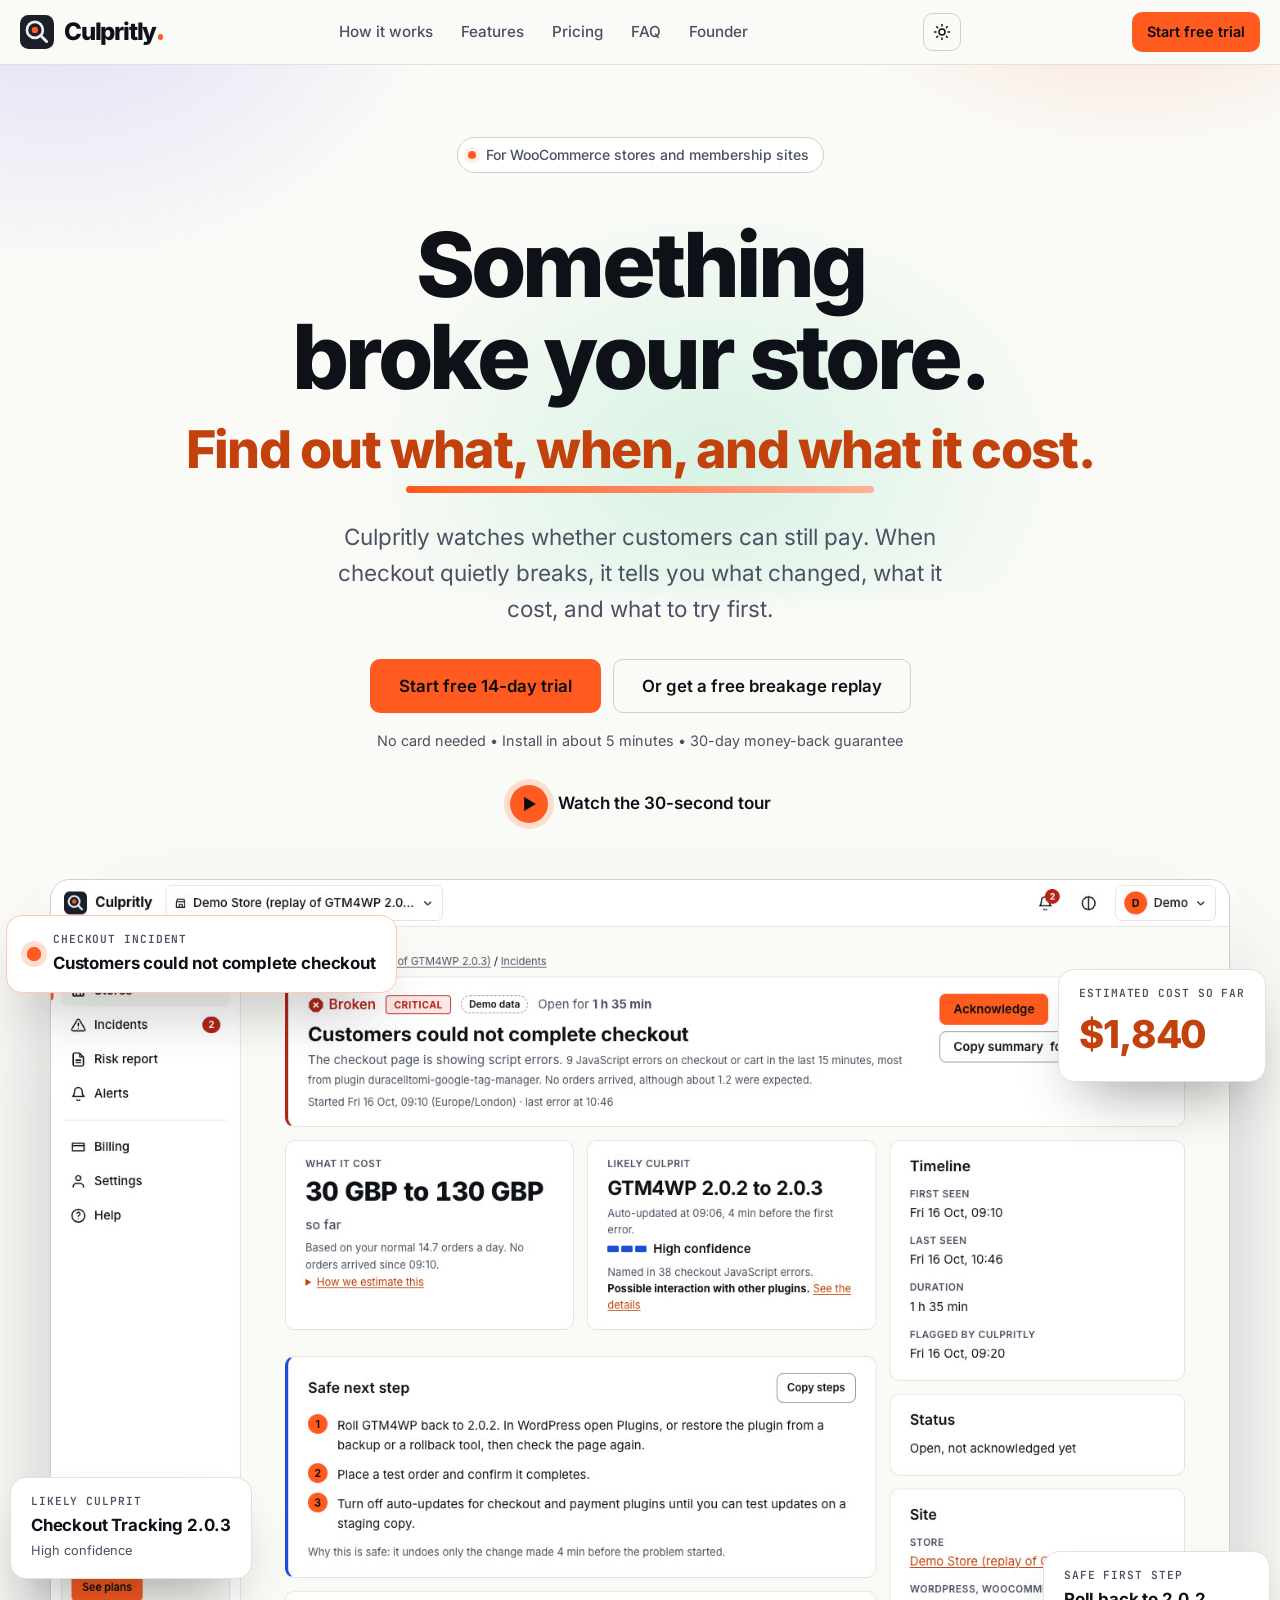
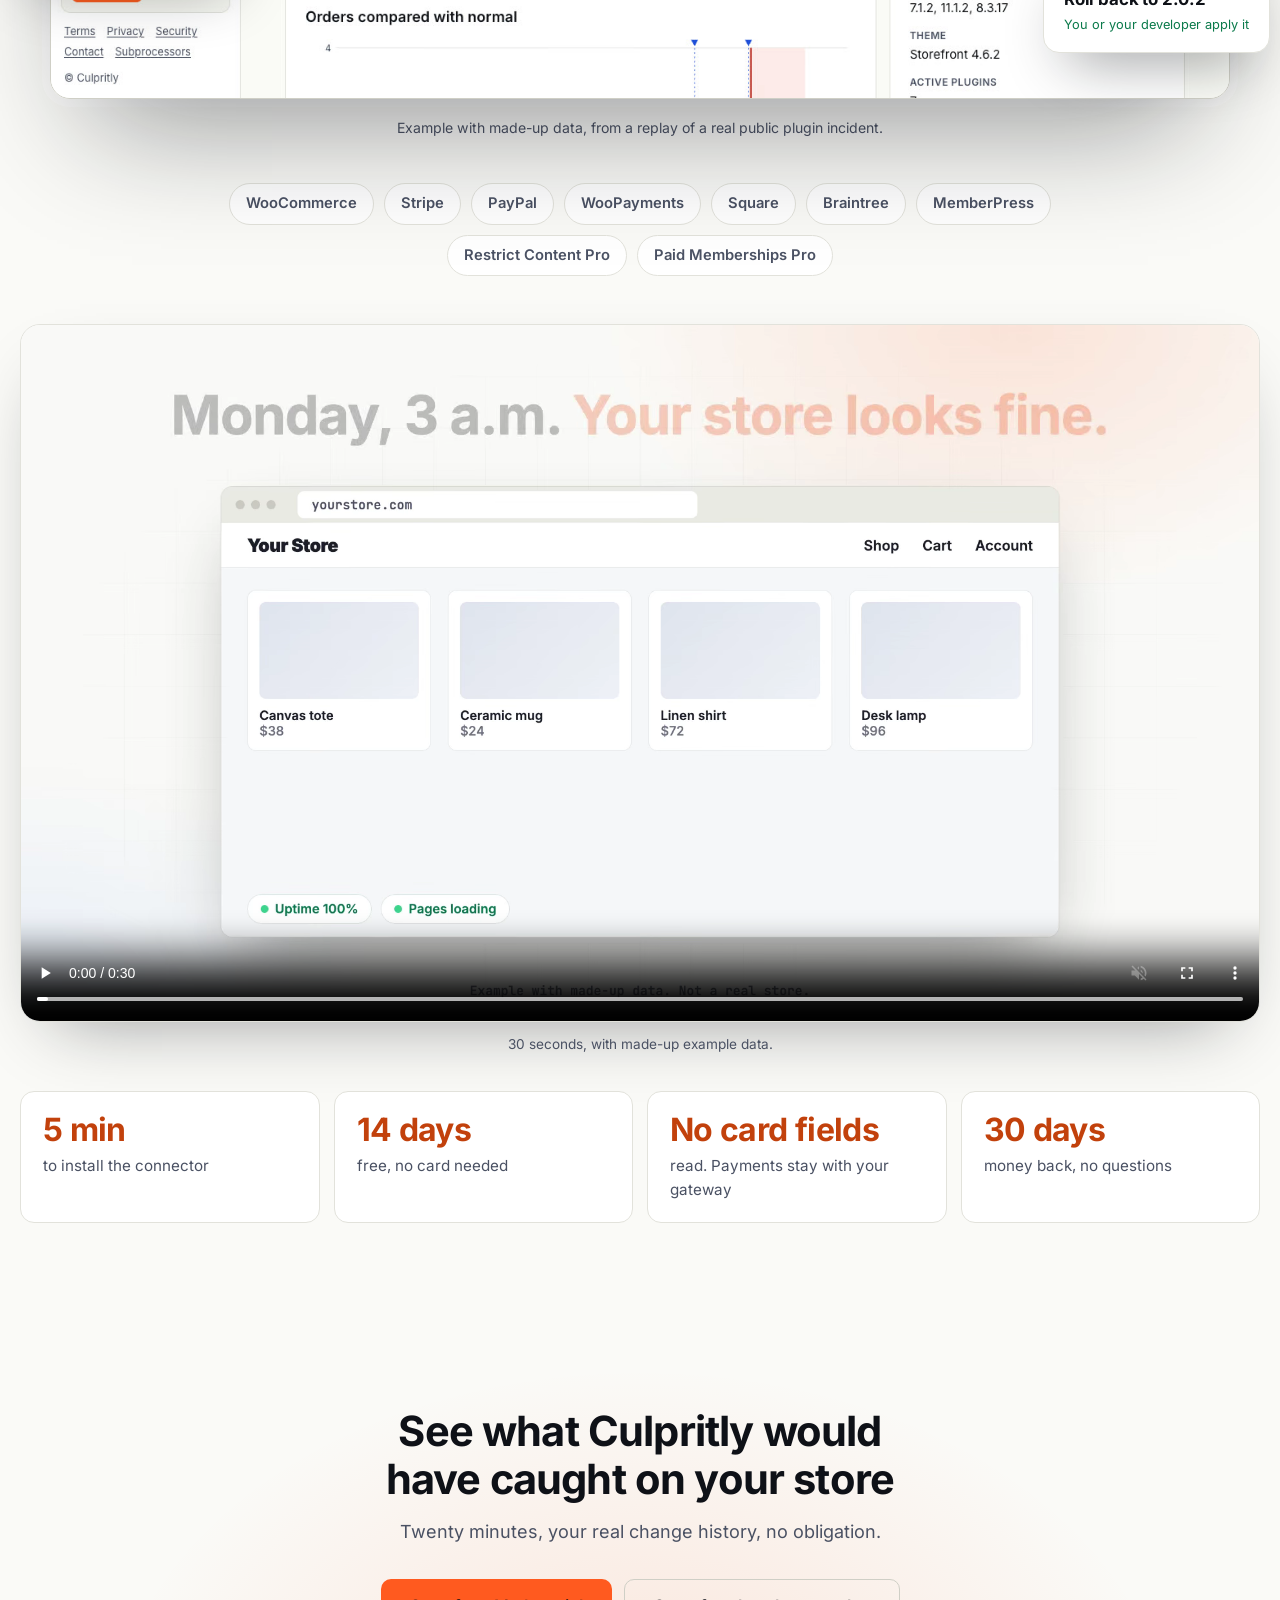
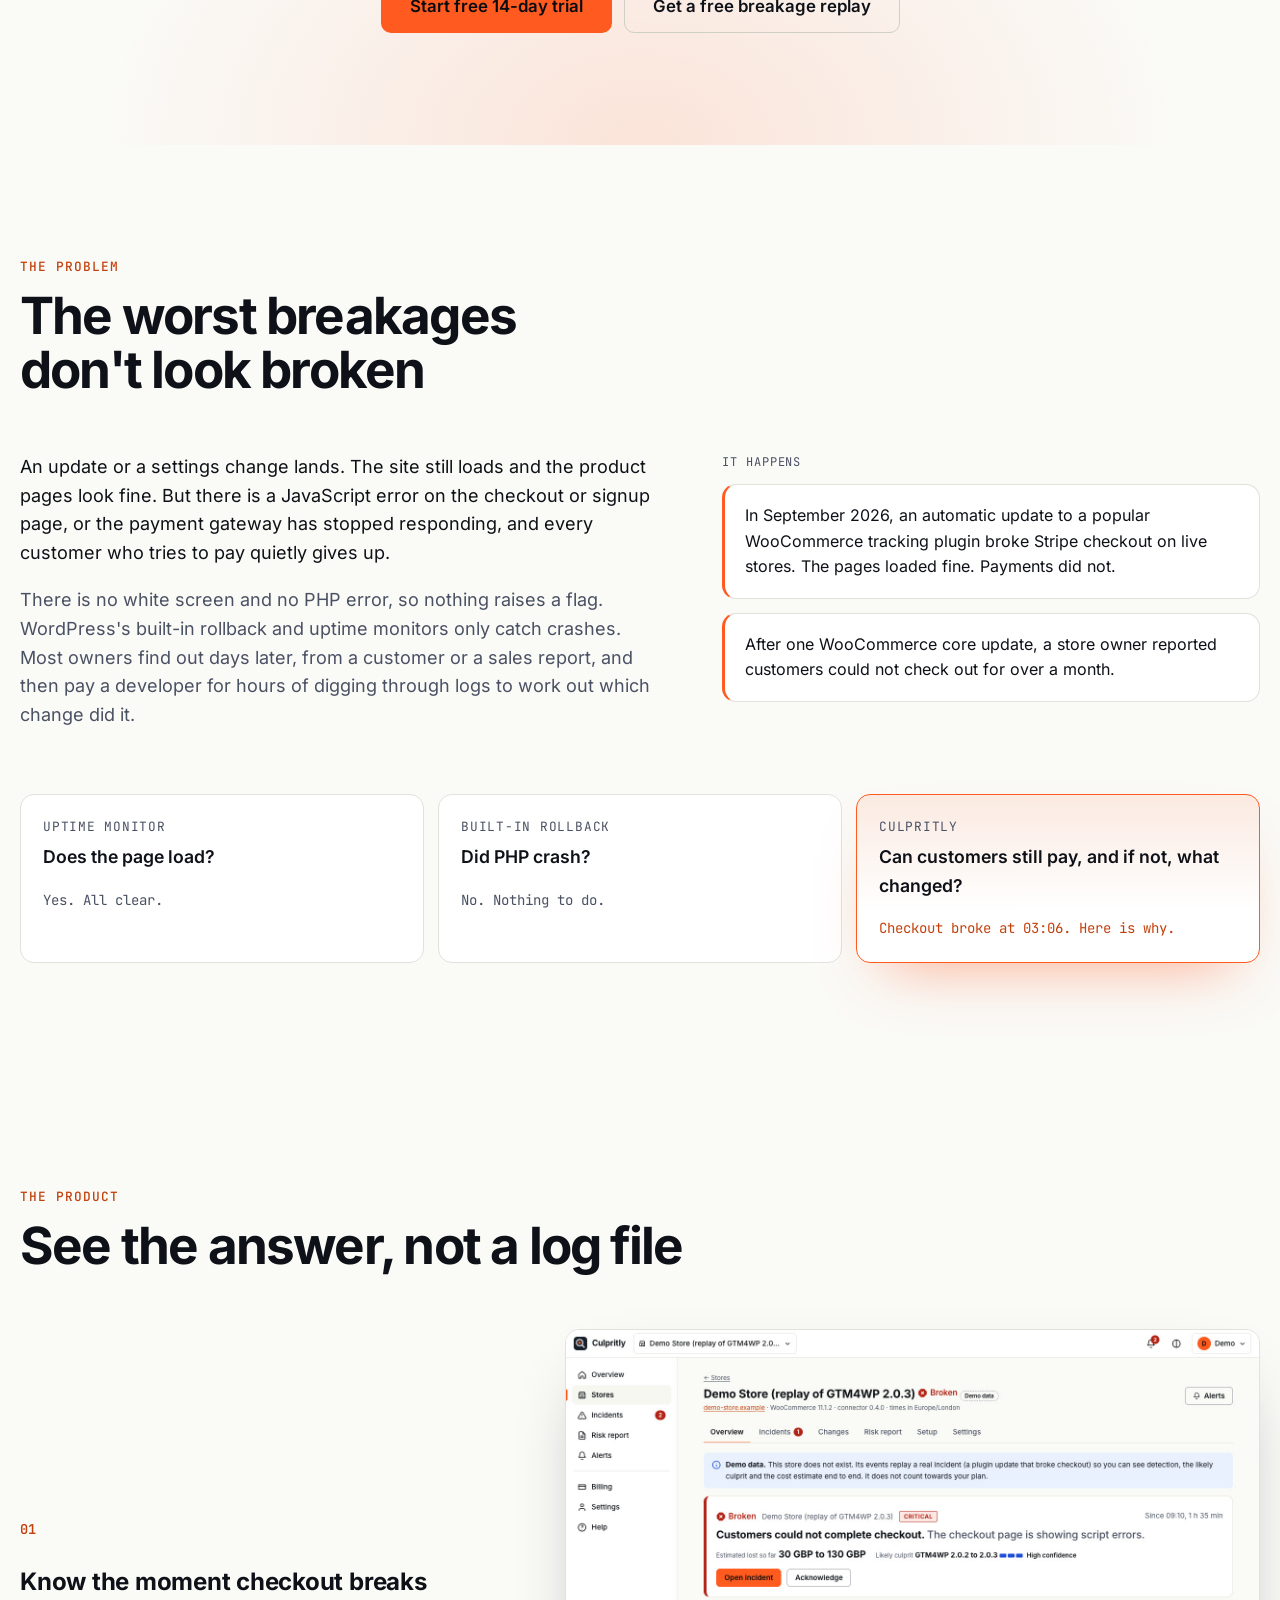
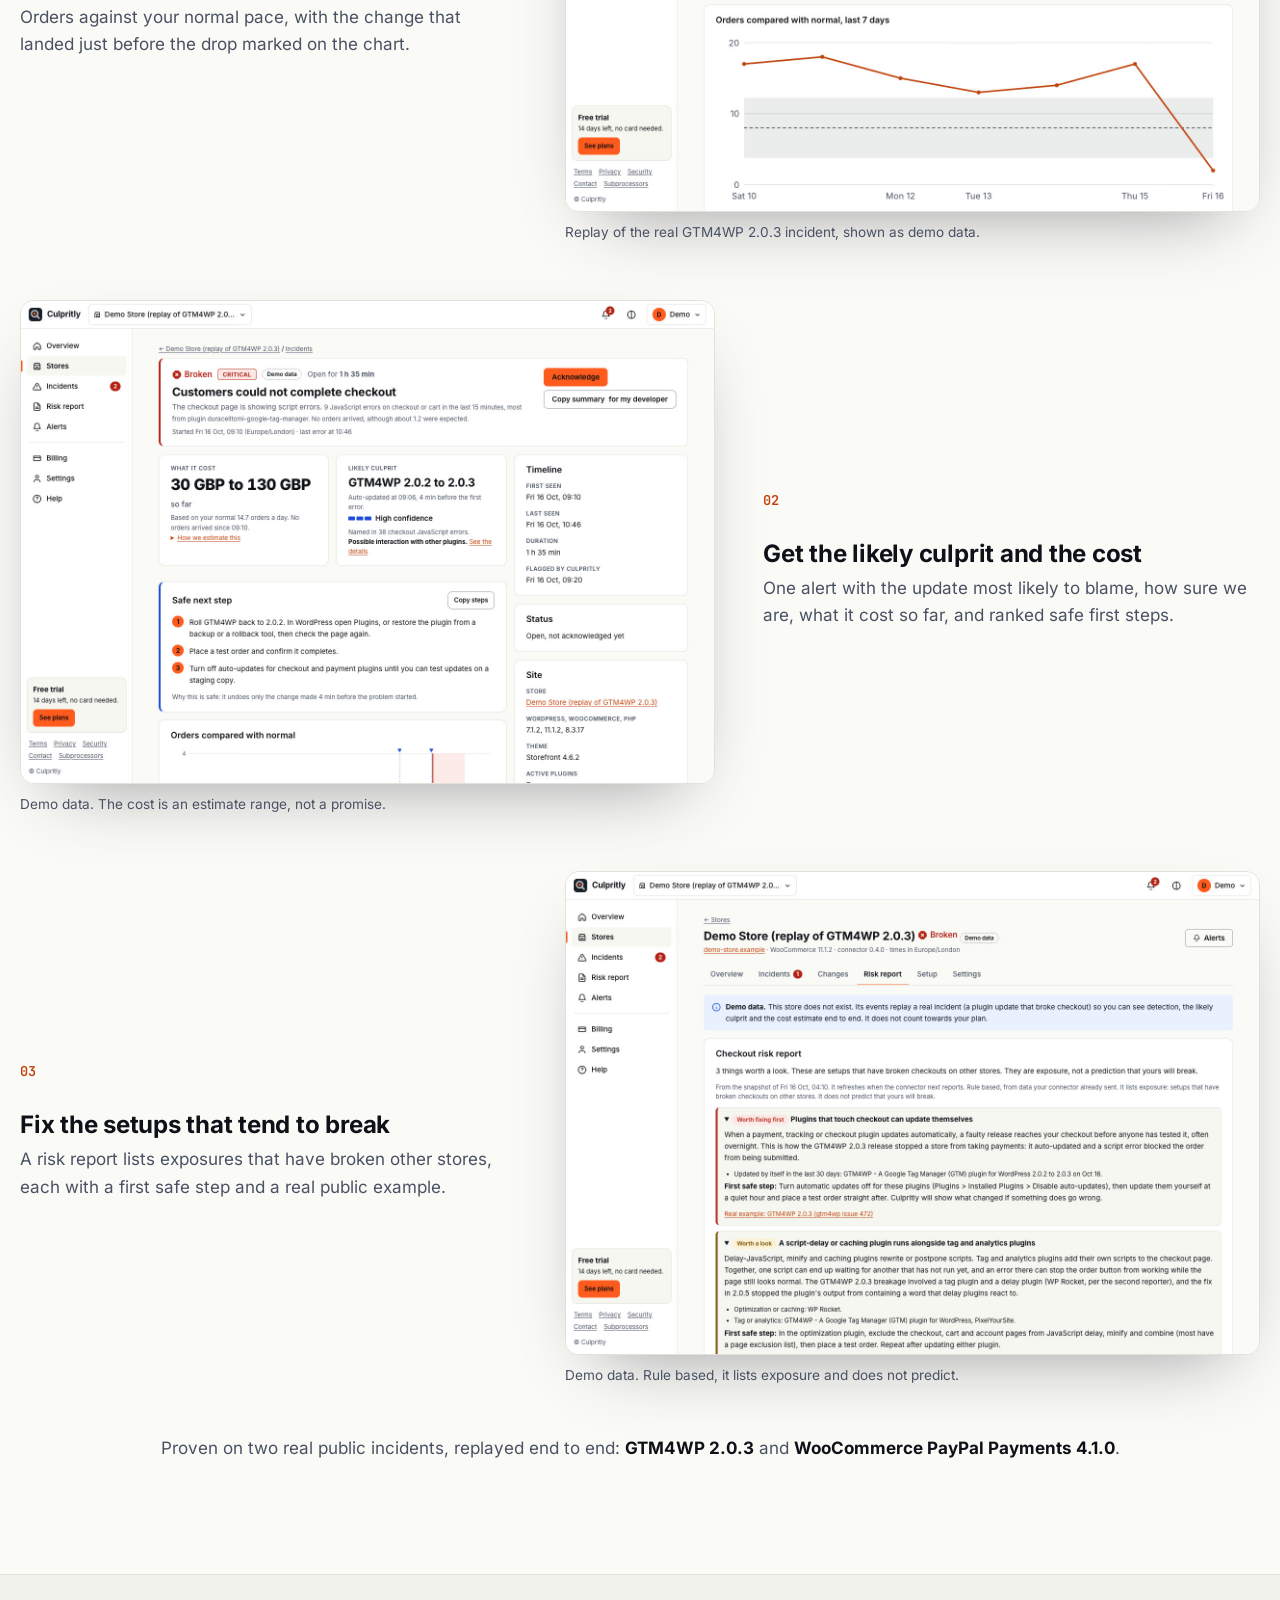
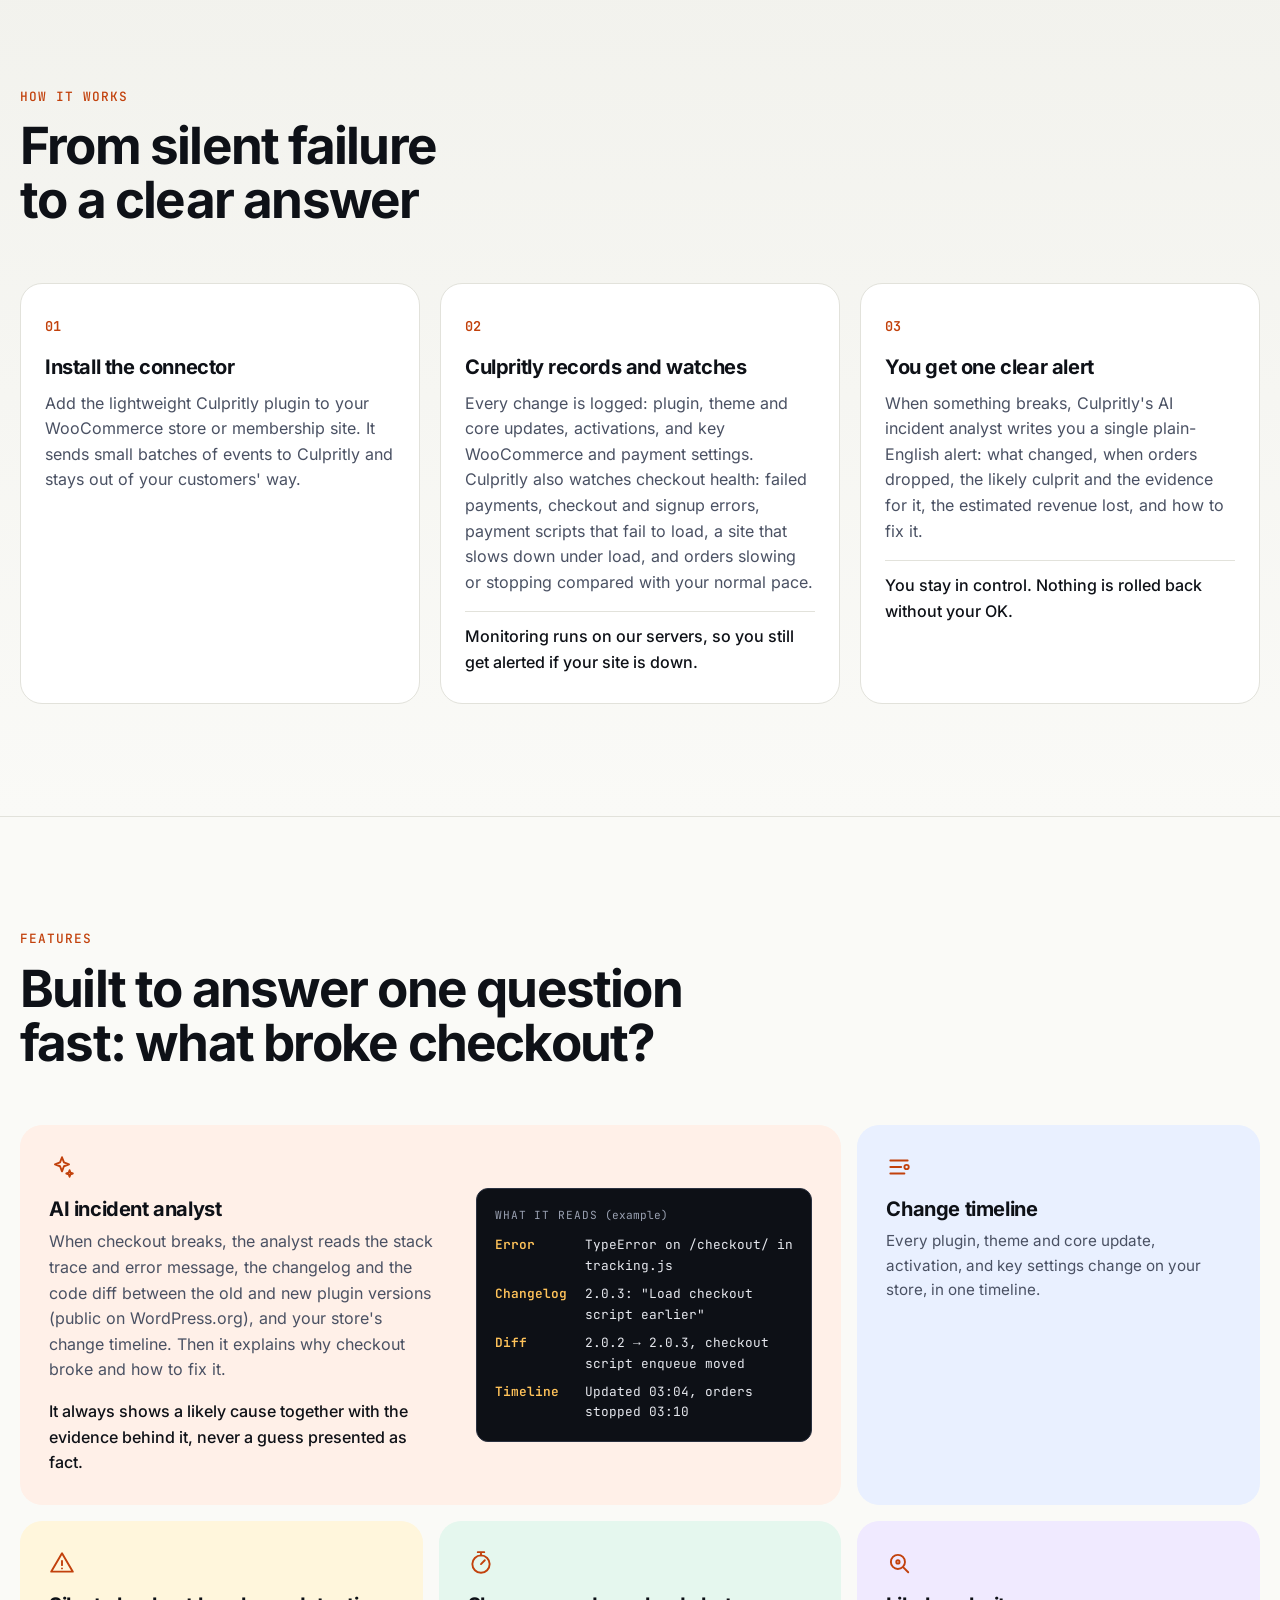
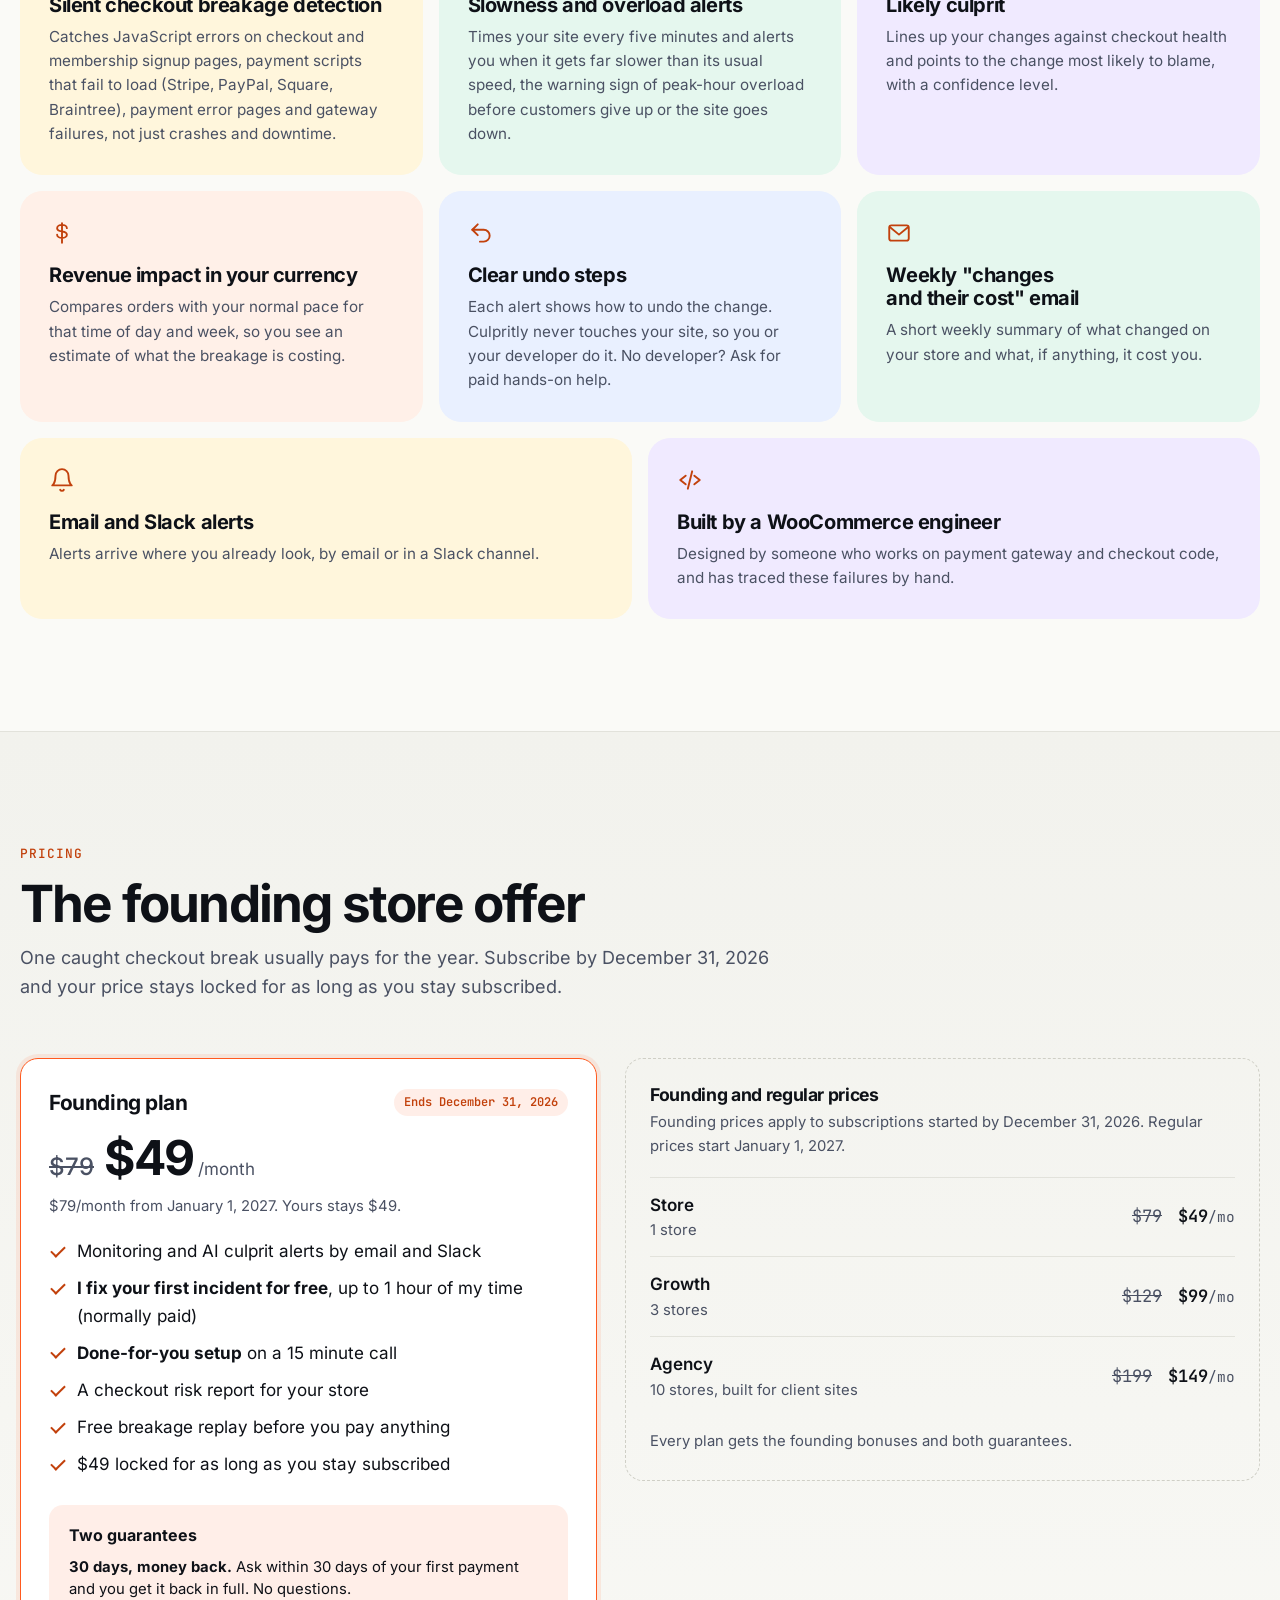
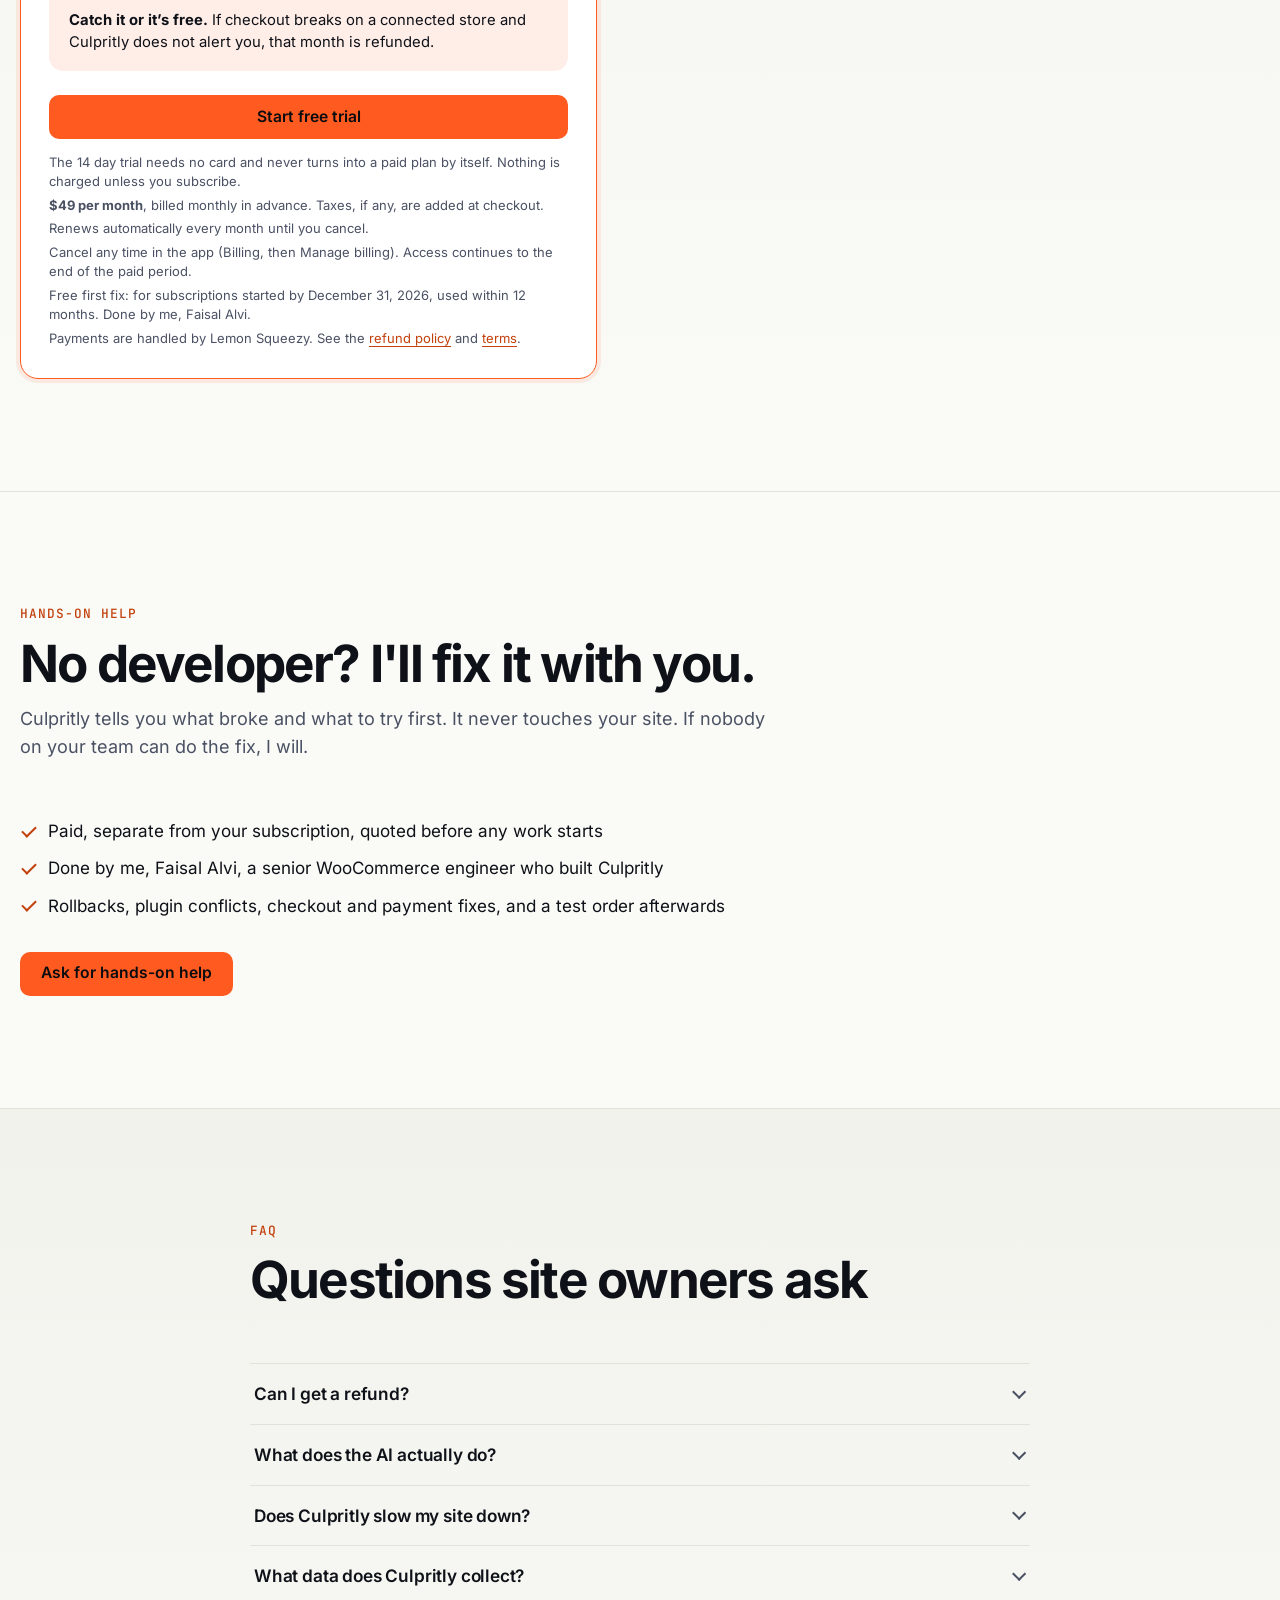
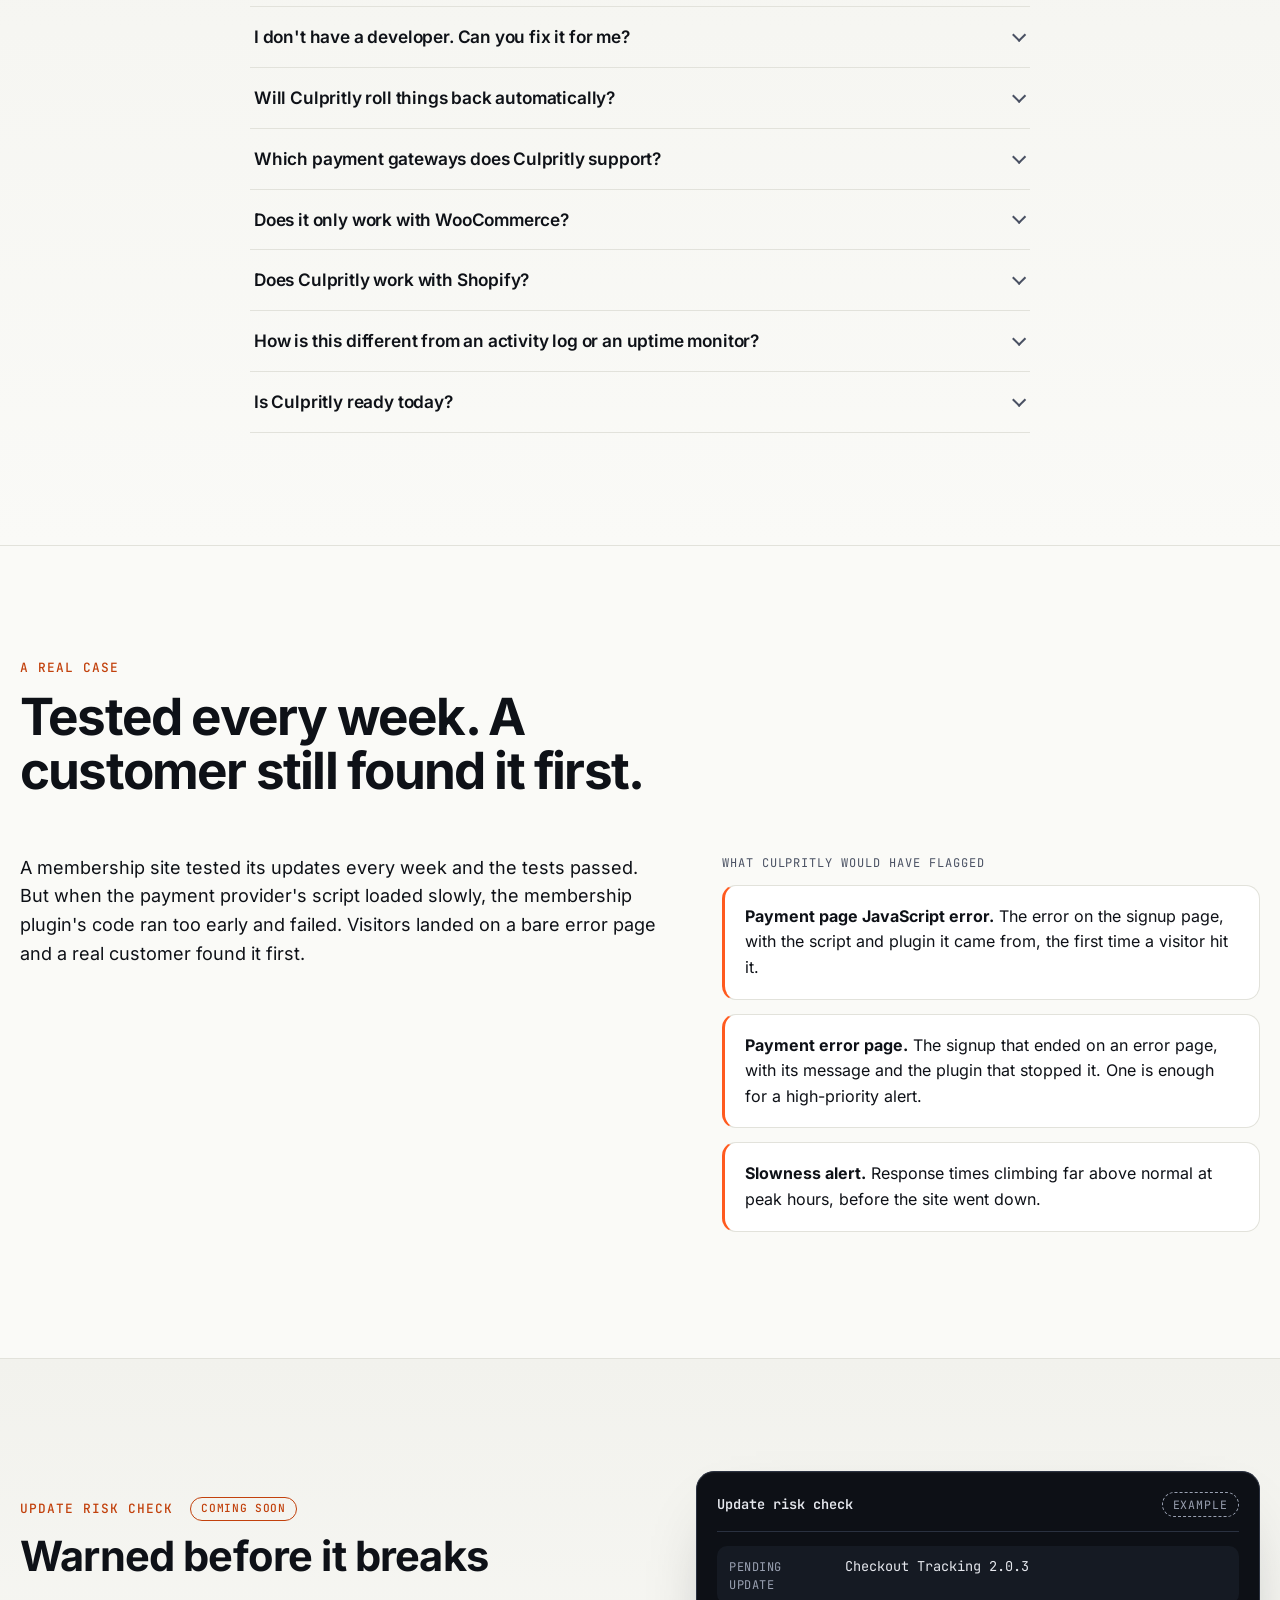
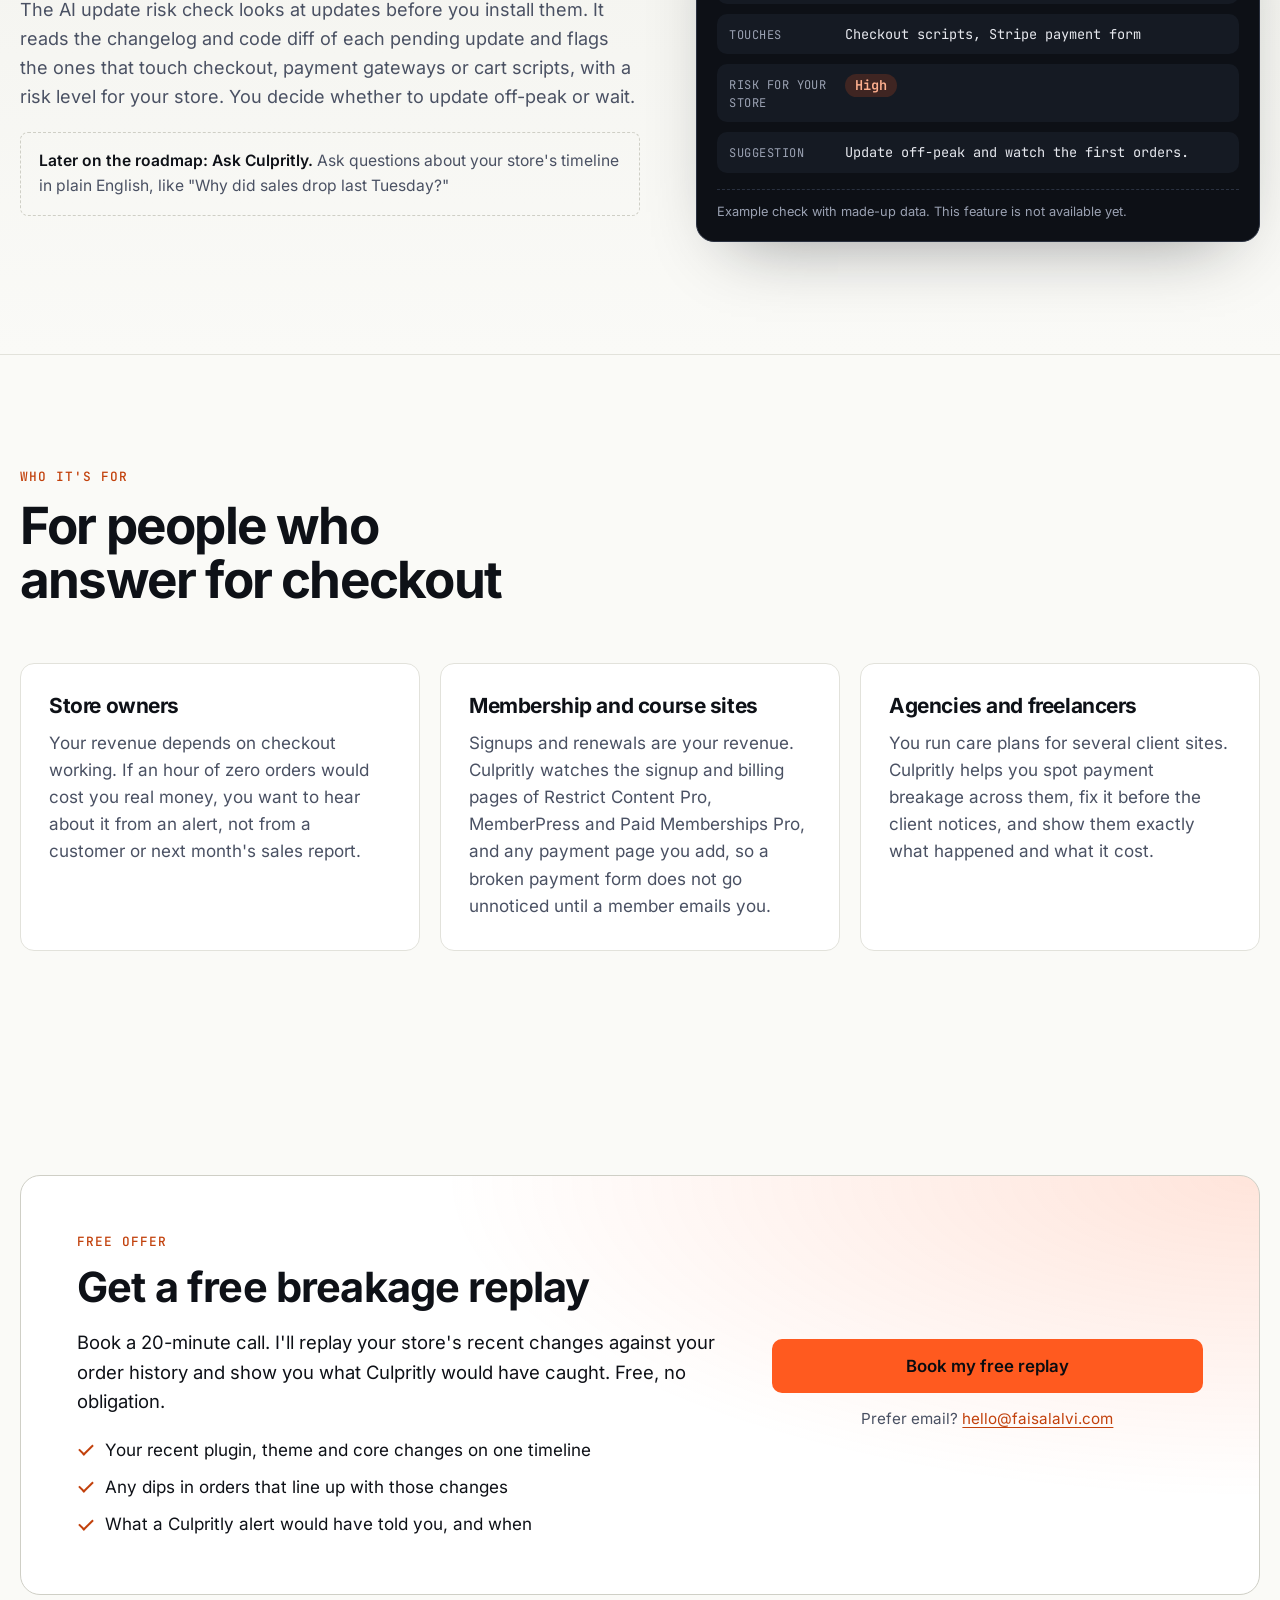
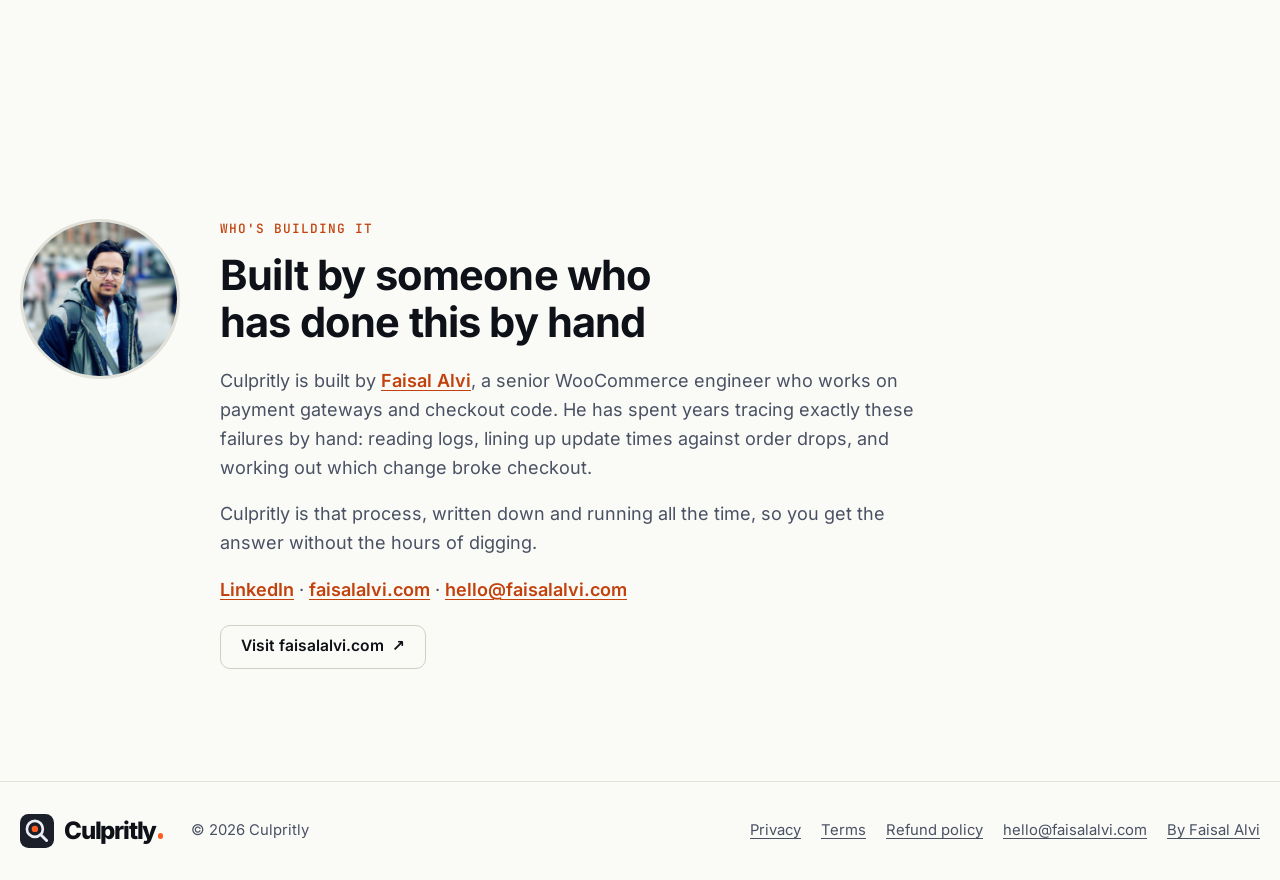
<file: index.html>
<!doctype html>
<html lang="en">
<head>
  <script>(function(){try{var t=localStorage.getItem("theme");if(t==="light"||t==="dark"){document.documentElement.setAttribute("data-theme",t);}}catch(e){}})();</script>

  <meta charset="utf-8">
  <meta name="viewport" content="width=device-width, initial-scale=1">
  <title>Culpritly: AI incident analyst for WooCommerce and membership site payments</title>
  <meta name="description" content="Culpritly is an AI incident analyst for WordPress stores and membership sites that take payments. It spots when WooCommerce checkout or membership signups quietly fail and tells you in plain English what broke, what it cost, and how to fix it.">
  <link rel="canonical" href="https://faisalalvi.com/culpritly/">
  <meta name="robots" content="index, follow, max-image-preview:large, max-snippet:-1">
  <meta name="theme-color" content="#fafaf7">
  <meta name="color-scheme" content="light dark">

  <meta property="og:type" content="website">
  <meta property="og:site_name" content="Culpritly">
  <meta property="og:url" content="https://faisalalvi.com/culpritly/">
  <meta property="og:title" content="Culpritly: something broke your store. Find out what, when, and what it cost.">
  <meta property="og:description" content="AI incident analyst for WordPress stores and membership sites that take payments. Culpritly tracks every change, catches silent checkout and signup breakage and slowdowns, and explains in plain English what broke, what it cost, and how to fix it.">
  <meta property="og:image" content="https://faisalalvi.com/culpritly/assets/img/og-image-v2.png">
  <meta property="og:image:width" content="1200">
  <meta property="og:image:height" content="630">
  <meta property="og:image:alt" content="Culpritly: Something broke your store. Culpritly tells you what, when, and what it cost.">
  <meta name="twitter:card" content="summary_large_image">
  <meta name="twitter:title" content="Culpritly: something broke your store. Find out what, when, and what it cost.">
  <meta name="twitter:description" content="AI incident analyst for WooCommerce stores and membership sites. Find out what broke, what it cost, and how to fix it.">
  <meta name="twitter:image" content="https://faisalalvi.com/culpritly/assets/img/og-image-v2.png">

  <link rel="icon" href="assets/img/favicon.svg" type="image/svg+xml">
  <link rel="preload" href="assets/fonts/inter-latin-wght-normal.woff2" as="font" type="font/woff2" crossorigin>
  <link rel="stylesheet" href="assets/css/style.css">

  <script type="application/ld+json">
  {
    "@context": "https://schema.org",
    "@type": "SoftwareApplication",
    "name": "Culpritly",
    "url": "https://faisalalvi.com/culpritly/",
    "applicationCategory": "BusinessApplication",
    "operatingSystem": "Web, WordPress with WooCommerce, Restrict Content Pro, MemberPress or Paid Memberships Pro",
    "description": "Culpritly is an AI incident analyst for WordPress stores and membership sites that take payments. It records every change on a site and watches WooCommerce checkout, membership signup pages and site speed. When checkout breaks, it reads the error, the update's code changes and the store's timeline, then sends one plain-English alert with what changed, when orders dropped, the likely culprit with its evidence, the estimated revenue lost, and how to fix it.",
    "offers": {
      "@type": "Offer",
      "name": "Founding plan",
      "price": "49.00",
      "priceCurrency": "USD",
      "description": "Founding plan. Price locked while subscribed. 30-day money-back guarantee. Month to month, cancel any time.",
      "priceValidUntil": "2026-12-31",
      "url": "https://faisalalvi.com/culpritly/#pricing"
    },
    "author": {
      "@type": "Person",
      "name": "Faisal Alvi",
      "url": "https://faisalalvi.com"
    }
  }
  </script>
  <script type="application/ld+json">
  {
    "@context": "https://schema.org",
    "@type": "FAQPage",
    "mainEntity": [
      {
        "@type": "Question",
        "name": "What does the AI actually do?",
        "acceptedAnswer": {
          "@type": "Answer",
          "text": "It explains incidents. When checkout breaks, it reads the error messages, the changelog and code diff of whatever changed, and your store's timeline, then writes a plain-English explanation of the likely cause and suggests a fix. It does not take actions on its own. Every suggestion shows the evidence it is based on, and you approve anything that changes your store."
        }
      },
      {
        "@type": "Question",
        "name": "Does Culpritly slow my site down?",
        "acceptedAnswer": {
          "@type": "Answer",
          "text": "It is built not to. The connector plugin is lightweight and sends small batches of events in the background. It adds no front-end scripts to your site except a tiny error listener on checkout and other payment pages, so Culpritly can see the JavaScript errors your customers run into."
        }
      },
      {
        "@type": "Question",
        "name": "What data does Culpritly collect?",
        "acceptedAnswer": {
          "@type": "Answer",
          "text": "Change events (what was updated or changed, and when), error messages from checkout and other payment pages, and order counts and totals so Culpritly can learn your store's normal pace. The connector does not read card fields and is not built to collect card data, and no customer personal data beyond what is needed to do the job. To write AI explanations, error messages, change events and relevant public plugin code are sent to an AI provider for analysis. The privacy page has the details."
        }
      },
      {
        "@type": "Question",
        "name": "Will Culpritly roll things back automatically?",
        "acceptedAnswer": {
          "@type": "Answer",
          "text": "No. Culpritly never changes your site. Every alert explains how to undo the change, and you or your developer do it. No developer? I can do it with you as a paid service. Rollback is never suggested for WooCommerce core or for updates that changed your database, because reversing those safely needs a person's judgment. For those, the alert explains how to recover."
        }
      },
      {
        "@type": "Question",
        "name": "Which payment gateways does Culpritly support?",
        "acceptedAnswer": {
          "@type": "Answer",
          "text": "Culpritly is starting with Stripe, WooPayments and PayPal. It also notices when the Stripe, PayPal, Braintree or Square payment script fails to load on a payment page. More gateways are planned."
        }
      },
      {
        "@type": "Question",
        "name": "Does it only work with WooCommerce?",
        "acceptedAnswer": {
          "@type": "Answer",
          "text": "No. Culpritly watches WooCommerce checkout and cart, the payment pages of Restrict Content Pro, MemberPress and Paid Memberships Pro, and any page you mark as a payment page in the plugin settings. Change tracking, error alerts and slowness alerts work on any WordPress site. Order revenue estimates currently need WooCommerce."
        }
      },
      {
        "@type": "Question",
        "name": "Does Culpritly work with Shopify?",
        "acceptedAnswer": {
          "@type": "Answer",
          "text": "Not yet. Culpritly is for WordPress sites for now: WooCommerce stores and membership sites. Shopify support is planned for later."
        }
      },
      {
        "@type": "Question",
        "name": "How is this different from an activity log or an uptime monitor?",
        "acceptedAnswer": {
          "@type": "Answer",
          "text": "An activity log records changes. An uptime monitor checks whether your site is up. Neither tells you that checkout quietly stopped working, which change caused it, or why. Culpritly connects your store's changes to checkout breakage and to the revenue it is costing you, and its AI incident analyst explains the cause in plain English with the evidence. The upcoming update risk check goes one step earlier and flags risky updates before you install them."
        }
      },
      {
        "@type": "Question",
        "name": "Is Culpritly ready today?",
        "acceptedAnswer": {
          "@type": "Answer",
          "text": "Yes, in early access. Stores that subscribe by December 31, 2026 get the founding price locked while they stay subscribed, a free first fix by me, a done-for-you setup call, and two guarantees: 30 days money back, and any month Culpritly misses a checkout break is refunded."
        }
      }
    ]
  }
  </script>
</head>
<body>
  <a class="skip-link" href="#main">Skip to content</a>

  <header class="site-header">
    <div class="container site-header__inner">
      <a class="brand" href="./" aria-label="Culpritly home">
        <img src="assets/img/logo-mark.svg" alt="" width="28" height="28">
        <span class="brand__name">Culpritly<i class="brand__dot" aria-hidden="true"></i></span>
      </a>
      <nav class="site-nav" aria-label="Primary">
        <ul>
          <li><a href="#how-it-works">How it works</a></li>
          <li><a href="#features">Features</a></li>
          <li><a href="#pricing">Pricing</a></li>
          <li><a href="#faq">FAQ</a></li>
          <li><a href="#about">Founder</a></li>
        </ul>
      </nav>
      <button class="theme-toggle" type="button" aria-label="Switch between light and dark mode" title="Light / dark mode"><svg viewBox="0 0 24 24" fill="none" stroke="currentColor" stroke-width="2" stroke-linecap="round" stroke-linejoin="round" aria-hidden="true"><circle cx="12" cy="12" r="4"/><path d="M12 2v2M12 20v2M4.9 4.9l1.4 1.4M17.7 17.7l1.4 1.4M2 12h2M20 12h2M4.9 19.1l1.4-1.4M17.7 6.3l1.4-1.4"/></svg></button>
      <a class="btn btn--primary btn--sm" href="https://35-253-165-3.sslip.io/signup">Start free trial</a>
    </div>
  </header>

  <main id="main">

    <!-- Hero -->
    <section class="hero2" aria-labelledby="hero-title">
      <div class="hero2__mesh" aria-hidden="true"></div>
      <div class="container hero2__inner">
        <p class="eyebrow"><span class="eyebrow__dot" aria-hidden="true"></span>For WooCommerce stores and membership sites</p>
        <h1 id="hero-title">Something broke your store.<span class="hl">Find out what, when, and what it cost.</span></h1>
        <p class="lede">Culpritly watches whether customers can still pay. When checkout quietly breaks, it tells you what changed, what it cost, and what to try first.</p>
        <div class="hero__ctas hero__ctas--center">
          <a class="btn btn--primary btn--lg" href="https://35-253-165-3.sslip.io/signup">Start free 14-day trial</a>
          <a class="btn btn--ghost btn--lg" href="https://calendly.com/faisalalvi33/new-meeting" target="_blank" rel="noopener">Or get a free breakage replay<span class="visually-hidden"> (opens Calendly in a new tab)</span></a>
        </div>
        <p class="hero__note">No card needed &bull; Install in about 5 minutes &bull; 30-day money-back guarantee</p>
        <a class="watch" href="#tour"><span class="watch__icon" aria-hidden="true"><svg viewBox="0 0 10 12" fill="currentColor"><path d="M0 0l10 6-10 6z"/></svg></span><span>Watch the 30-second tour</span></a>

        <div class="stage">
          <figure class="stage__main">
            <img src="assets/img/app-incident.jpg" width="1440" height="1000" alt="Culpritly incident page showing a broken checkout, the likely culprit, the estimated cost and safe next steps.">
          </figure>
          <div class="float float--alert" aria-hidden="true"><span class="pulse"></span><div><small>Checkout incident</small><strong>Customers could not complete checkout</strong></div></div>
          <div class="float float--cost" aria-hidden="true"><small>Estimated cost so far</small><strong>$1,840</strong></div>
          <div class="float float--culprit" aria-hidden="true"><small>Likely culprit</small><strong>Checkout Tracking 2.0.3</strong><em>High confidence</em></div>
          <div class="float float--step" aria-hidden="true"><small>Safe first step</small><strong>Roll back to 2.0.2</strong><em>You or your developer apply it</em></div>
        </div>
        <p class="stage__cap">Example with made-up data, from a replay of a real public plugin incident.</p>

        <ul class="works" aria-label="Works with">
          <li>WooCommerce</li><li>Stripe</li><li>PayPal</li><li>WooPayments</li><li>Square</li><li>Braintree</li><li>MemberPress</li><li>Restrict Content Pro</li><li>Paid Memberships Pro</li>
        </ul>
      </div>
    </section>


    <!-- Video + proof -->
    <section class="showreel" id="tour" aria-label="Culpritly in 30 seconds">
      <div class="container">
        <div class="showreel__frame">
          <video class="showreel__video" autoplay muted loop playsinline controls preload="metadata" poster="assets/video/poster.jpg" aria-label="30 second walkthrough: checkout breaks quietly, Culpritly finds the cause, the cost and what to try first. Example with made-up data.">
            <source src="assets/video/culpritly-hero.webm" type="video/webm">
            <source src="assets/video/culpritly-hero.mp4" type="video/mp4">
          </video>
        </div>
        <p class="showreel__cap">30 seconds, with made-up example data.</p>
        <ul class="proof" aria-label="At a glance">
          <li><strong>5 min</strong><span>to install the connector</span></li>
          <li><strong>14 days</strong><span>free, no card needed</span></li>
          <li><strong>No card fields</strong><span>read. Payments stay with your gateway</span></li>
          <li><strong>30 days</strong><span>money back, no questions</span></li>
        </ul>
      </div>
    </section>











    <!-- Final CTA -->
    <section class="section cta-band" aria-labelledby="cta-title">
      <div class="container cta-band__inner">
        <h2 id="cta-title">See what Culpritly would have caught on your store</h2>
        <p>Twenty minutes, your real change history, no obligation.</p>
        <div class="hero__ctas hero__ctas--center">
          <a class="btn btn--primary btn--lg" href="https://35-253-165-3.sslip.io/signup">Start free 14-day trial</a>
          <a class="btn btn--ghost btn--lg" href="https://calendly.com/faisalalvi33/new-meeting" target="_blank" rel="noopener">Get a free breakage replay<span class="visually-hidden"> (opens Calendly in a new tab)</span></a>
        </div>
      </div>
    </section>
  
    <!-- Problem -->
    <section class="section" id="problem" aria-labelledby="problem-title">
      <div class="container">
        <div class="section__head">
          <p class="kicker">The problem</p>
          <h2 id="problem-title">The worst breakages don't look broken</h2>
        </div>
        <div class="problem">
          <div class="problem__copy">
            <p>An update or a settings change lands. The site still loads and the product pages look fine. But there is a JavaScript error on the checkout or signup page, or the payment gateway has stopped responding, and every customer who tries to pay quietly gives up.</p>
            <p>There is no white screen and no PHP error, so nothing raises a flag. WordPress's built-in rollback and uptime monitors only catch crashes. Most owners find out days later, from a customer or a sales report, and then pay a developer for hours of digging through logs to work out which change did it.</p>
          </div>
          <div class="problem__cases">
            <p class="cases__label">It happens</p>
            <blockquote class="case">
              <p>In September 2026, an automatic update to a popular WooCommerce tracking plugin broke Stripe checkout on live stores. The pages loaded fine. Payments did not.</p>
            </blockquote>
            <blockquote class="case">
              <p>After one WooCommerce core update, a store owner reported customers could not check out for over a month.</p>
            </blockquote>
          </div>
        </div>

        <ul class="compare" aria-label="What different tools notice">
          <li class="compare__item">
            <p class="compare__tool">Uptime monitor</p>
            <p class="compare__q">Does the page load?</p>
            <p class="compare__a compare__a--miss">Yes. All clear.</p>
          </li>
          <li class="compare__item">
            <p class="compare__tool">Built-in rollback</p>
            <p class="compare__q">Did PHP crash?</p>
            <p class="compare__a compare__a--miss">No. Nothing to do.</p>
          </li>
          <li class="compare__item compare__item--us">
            <p class="compare__tool">Culpritly</p>
            <p class="compare__q">Can customers still pay, and if not, what changed?</p>
            <p class="compare__a compare__a--hit">Checkout broke at 03:06. Here is why.</p>
          </li>
        </ul>
      </div>
    </section>

    <!-- Product -->
    <section class="section" id="product" aria-labelledby="product-title">
      <div class="container">
        <div class="section__head">
          <p class="kicker">The product</p>
          <h2 id="product-title">See the answer, not a log file</h2>
        </div>
        <ol class="showcase">
          <li class="showcase__item">
            <div class="showcase__text">
              <span class="step__num" aria-hidden="true">01</span>
              <h3>Know the moment checkout breaks</h3>
              <p>Orders against your normal pace, with the change that landed just before the drop marked on the chart.</p>
            </div>
            <figure class="showcase__shot"><img src="assets/img/app-dash.jpg" width="1440" height="1000" loading="lazy" alt="Culpritly store overview: a critical checkout incident and an orders chart falling to zero after a plugin update."><figcaption>Replay of the real GTM4WP 2.0.3 incident, shown as demo data.</figcaption></figure>
          </li>
          <li class="showcase__item showcase__item--flip">
            <div class="showcase__text">
              <span class="step__num" aria-hidden="true">02</span>
              <h3>Get the likely culprit and the cost</h3>
              <p>One alert with the update most likely to blame, how sure we are, what it cost so far, and ranked safe first steps.</p>
            </div>
            <figure class="showcase__shot"><img src="assets/img/app-incident.jpg" width="1440" height="1000" loading="lazy" alt="Culpritly incident page: likely culprit GTM4WP 2.0.2 to 2.0.3 with high confidence, estimated cost, and three safe next steps."><figcaption>Demo data. The cost is an estimate range, not a promise.</figcaption></figure>
          </li>
          <li class="showcase__item">
            <div class="showcase__text">
              <span class="step__num" aria-hidden="true">03</span>
              <h3>Fix the setups that tend to break</h3>
              <p>A risk report lists exposures that have broken other stores, each with a first safe step and a real public example.</p>
            </div>
            <figure class="showcase__shot"><img src="assets/img/app-risk.jpg" width="1440" height="1000" loading="lazy" alt="Culpritly checkout risk report listing plugin auto-updates and script-delay plugins as things worth fixing."><figcaption>Demo data. Rule based, it lists exposure and does not predict.</figcaption></figure>
          </li>
        </ol>
        <p class="proofline">Proven on two real public incidents, replayed end to end: <strong>GTM4WP 2.0.3</strong> and <strong>WooCommerce PayPal Payments 4.1.0</strong>.</p>
      </div>
    </section>

    <!-- How it works -->
    <section class="section section--alt" id="how-it-works" aria-labelledby="how-title">
      <div class="container">
        <div class="section__head">
          <p class="kicker">How it works</p>
          <h2 id="how-title">From silent failure to a clear answer</h2>
        </div>
        <ol class="steps">
          <li class="step">
            <span class="step__num" aria-hidden="true">01</span>
            <h3>Install the connector</h3>
            <p>Add the lightweight Culpritly plugin to your WooCommerce store or membership site. It sends small batches of events to Culpritly and stays out of your customers' way.</p>
          </li>
          <li class="step">
            <span class="step__num" aria-hidden="true">02</span>
            <h3>Culpritly records and watches</h3>
            <p>Every change is logged: plugin, theme and core updates, activations, and key WooCommerce and payment settings. Culpritly also watches checkout health: failed payments, checkout and signup errors, payment scripts that fail to load, a site that slows down under load, and orders slowing or stopping compared with your normal pace.</p>
            <p class="step__note">Monitoring runs on our servers, so you still get alerted if your site is down.</p>
          </li>
          <li class="step">
            <span class="step__num" aria-hidden="true">03</span>
            <h3>You get one clear alert</h3>
            <p>When something breaks, Culpritly's AI incident analyst writes you a single plain-English alert: what changed, when orders dropped, the likely culprit and the evidence for it, the estimated revenue lost, and how to fix it.</p>
            <p class="step__note">You stay in control. Nothing is rolled back without your OK.</p>
          </li>
        </ol>
      </div>
    </section>

    <!-- Features -->
    <section class="section" id="features" aria-labelledby="features-title">
      <div class="container">
        <div class="section__head">
          <p class="kicker">Features</p>
          <h2 id="features-title">Built to answer one question fast: what broke checkout?</h2>
        </div>
        <ul class="features">
          <li class="feature feature--lead">
            <div class="feature__body">
              <svg class="feature__icon" viewBox="0 0 24 24" aria-hidden="true"><path d="M12 3l1.8 4.7L18.5 9.5l-4.7 1.8L12 16l-1.8-4.7L5.5 9.5l4.7-1.8L12 3z"/><path d="M19 15l.8 2.2L22 18l-2.2.8L19 21l-.8-2.2L16 18l2.2-.8L19 15z"/></svg>
              <h3>AI incident analyst</h3>
              <p>When checkout breaks, the analyst reads the stack trace and error message, the changelog and the code diff between the old and new plugin versions (public on WordPress.org), and your store's change timeline. Then it explains why checkout broke and how to fix it.</p>
              <p class="feature__note">It always shows a likely cause together with the evidence behind it, never a guess presented as fact.</p>
            </div>
            <div class="evidence" aria-label="What the analyst reads, in this example">
              <p class="evidence__label">What it reads <span>(example)</span></p>
              <ul class="evidence__list">
                <li><span class="evidence__kind">Error</span>TypeError on /checkout/ in tracking.js</li>
                <li><span class="evidence__kind">Changelog</span>2.0.3: "Load checkout script earlier"</li>
                <li><span class="evidence__kind">Diff</span>2.0.2 &rarr; 2.0.3, checkout script enqueue moved</li>
                <li><span class="evidence__kind">Timeline</span>Updated 03:04, orders stopped 03:10</li>
              </ul>
            </div>
          </li>
          <li class="feature">
            <svg class="feature__icon" viewBox="0 0 24 24" aria-hidden="true"><path d="M4 6h16M4 12h10M4 18h13"/><circle cx="19" cy="12" r="2"/></svg>
            <h3>Change timeline</h3>
            <p>Every plugin, theme and core update, activation, and key settings change on your store, in one timeline.</p>
          </li>
          <li class="feature">
            <svg class="feature__icon" viewBox="0 0 24 24" aria-hidden="true"><path d="M12 3 2 20h20L12 3z"/><path d="M12 10v4M12 17h.01"/></svg>
            <h3>Silent checkout breakage detection</h3>
            <p>Catches JavaScript errors on checkout and membership signup pages, payment scripts that fail to load (Stripe, PayPal, Square, Braintree), payment error pages and gateway failures, not just crashes and downtime.</p>
          </li>
          <li class="feature">
            <svg class="feature__icon" viewBox="0 0 24 24" aria-hidden="true"><circle cx="12" cy="13" r="8"/><path d="M12 13l3.5-3.5M12 3v2M9 2h6"/></svg>
            <h3>Slowness and overload alerts</h3>
            <p>Times your site every five minutes and alerts you when it gets far slower than its usual speed, the warning sign of peak-hour overload before customers give up or the site goes down.</p>
          </li>
          <li class="feature">
            <svg class="feature__icon" viewBox="0 0 24 24" aria-hidden="true"><circle cx="11" cy="11" r="6.5"/><path d="m16 16 4.5 4.5"/><circle cx="11" cy="11" r="1.5"/></svg>
            <h3>Likely culprit</h3>
            <p>Lines up your changes against checkout health and points to the change most likely to blame, with a confidence level.</p>
          </li>
          <li class="feature">
            <svg class="feature__icon" viewBox="0 0 24 24" aria-hidden="true"><path d="M12 3v18M16.5 7.5c0-1.7-2-3-4.5-3s-4.5 1.3-4.5 3 2 2.6 4.5 3 4.5 1.3 4.5 3-2 3-4.5 3-4.5-1.3-4.5-3"/></svg>
            <h3>Revenue impact in your currency</h3>
            <p>Compares orders with your normal pace for that time of day and week, so you see an estimate of what the breakage is costing.</p>
          </li>
          <li class="feature">
            <svg class="feature__icon" viewBox="0 0 24 24" aria-hidden="true"><path d="M9 14 4 9l5-5"/><path d="M4 9h10.5a5.5 5.5 0 0 1 0 11H11"/></svg>
            <h3>Clear undo steps</h3>
            <p>Each alert shows how to undo the change. Culpritly never touches your site, so you or your developer do it. No developer? Ask for paid hands-on help.</p>
          </li>
          <li class="feature">
            <svg class="feature__icon" viewBox="0 0 24 24" aria-hidden="true"><rect x="3" y="5" width="18" height="14" rx="2"/><path d="m3.5 6.5 8.5 7 8.5-7"/></svg>
            <h3>Weekly "changes and their cost" email</h3>
            <p>A short weekly summary of what changed on your store and what, if anything, it cost you.</p>
          </li>
          <li class="feature">
            <svg class="feature__icon" viewBox="0 0 24 24" aria-hidden="true"><path d="M6 8a6 6 0 0 1 12 0c0 7 3 9 3 9H3s3-2 3-9"/><path d="M10.3 21a1.9 1.9 0 0 0 3.4 0"/></svg>
            <h3>Email and Slack alerts</h3>
            <p>Alerts arrive where you already look, by email or in a Slack channel.</p>
          </li>
          <li class="feature feature--wide">
            <svg class="feature__icon" viewBox="0 0 24 24" aria-hidden="true"><path d="m8 8-5 4 5 4M16 8l5 4-5 4M14 4l-4 16"/></svg>
            <h3>Built by a WooCommerce engineer</h3>
            <p>Designed by someone who works on payment gateway and checkout code, and has traced these failures by hand.</p>
          </li>
        </ul>
      </div>
    </section>

    <!-- Pricing -->
    <section class="section section--alt" id="pricing" aria-labelledby="pricing-title">
      <div class="container">
        <div class="section__head">
          <p class="kicker">Pricing</p>
          <h2 id="pricing-title">The founding store offer</h2>
          <p class="section__sub">One caught checkout break usually pays for the year. Subscribe by December 31, 2026 and your price stays locked for as long as you stay subscribed.</p>
        </div>

        <div class="pricing">
          <article class="plan plan--founding" aria-labelledby="plan-founding">
            <div class="plan__top">
              <h3 id="plan-founding">Founding plan</h3>
              <span class="plan__badge">Ends December 31, 2026</span>
            </div>
            <p class="plan__price"><del class="plan__regular"><span class="visually-hidden">Regular price </span>$79</del><span class="plan__amount"><span class="visually-hidden">Founding price </span>$49</span><span class="plan__per">/month</span></p>
            <p class="plan__was">$79/month from January 1, 2027. Yours stays $49.</p>
            <ul class="checklist">
              <li>Monitoring and AI culprit alerts by email and Slack</li>
              <li><strong>I fix your first incident for free</strong>, up to 1 hour of my time (normally paid)</li>
              <li><strong>Done-for-you setup</strong> on a 15 minute call</li>
              <li>A checkout risk report for your store</li>
              <li>Free breakage replay before you pay anything</li>
              <li>$49 locked for as long as you stay subscribed</li>
            </ul>

            <div class="guarantee" aria-labelledby="guarantee-title">
              <h4 id="guarantee-title">Two guarantees</h4>
              <p><strong>30 days, money back.</strong> Ask within 30 days of your first payment and you get it back in full. No questions.</p>
              <p><strong>Catch it or it&rsquo;s free.</strong> If checkout breaks on a connected store and Culpritly does not alert you, that month is refunded.</p>
            </div>

            <a class="btn btn--primary btn--block" href="https://35-253-165-3.sslip.io/signup" aria-describedby="plan-terms">Start free trial</a>
            <ul class="plan__terms" id="plan-terms">
              <li>The 14 day trial needs no card and never turns into a paid plan by itself. Nothing is charged unless you subscribe.</li>
              <li><strong>$49 per month</strong>, billed monthly in advance. Taxes, if any, are added at checkout.</li>
              <li>Renews automatically every month until you cancel.</li>
              <li>Cancel any time in the app (Billing, then Manage billing). Access continues to the end of the paid period.</li>
              <li>Free first fix: for subscriptions started by December 31, 2026, used within 12 months. Done by me, Faisal Alvi.</li>
              <li>Payments are handled by Lemon Squeezy. See the <a href="https://35-253-165-3.sslip.io/refunds" rel="noopener">refund policy</a> and <a href="https://35-253-165-3.sslip.io/terms" rel="noopener">terms</a>.</li>
            </ul>
          </article>

          <div class="planned">
            <h3 class="planned__title">Founding and regular prices</h3>
            <p class="planned__note">Founding prices apply to subscriptions started by December 31, 2026. Regular prices start January 1, 2027.</p>
            <ul class="planned__list">
              <li class="planned__row">
                <span class="planned__name">Store</span>
                <span class="planned__desc">1 store</span>
                <span class="planned__price"><del><span class="visually-hidden">Regular price </span>$79</del> $49<span>/mo</span></span>
              </li>
              <li class="planned__row">
                <span class="planned__name">Growth</span>
                <span class="planned__desc">3 stores</span>
                <span class="planned__price"><del><span class="visually-hidden">Regular price </span>$129</del> $99<span>/mo</span></span>
              </li>
              <li class="planned__row">
                <span class="planned__name">Agency</span>
                <span class="planned__desc">10 stores, built for client sites</span>
                <span class="planned__price"><del><span class="visually-hidden">Regular price </span>$199</del> $149<span>/mo</span></span>
              </li>
            </ul>
            <p class="planned__note">Every plan gets the founding bonuses and both guarantees.</p>
          </div>
        </div>
      </div>
    </section>

    <!-- FAQ -->
    <section class="section" id="hands-on" aria-labelledby="hands-title">
      <div class="container">
        <div class="section__head">
          <p class="kicker">Hands-on help</p>
          <h2 id="hands-title">No developer? I'll fix it with you.</h2>
          <p class="section__sub">Culpritly tells you what broke and what to try first. It never touches your site. If nobody on your team can do the fix, I will.</p>
        </div>
        <ul class="checklist">
          <li>Paid, separate from your subscription, quoted before any work starts</li>
          <li>Done by me, Faisal Alvi, a senior WooCommerce engineer who built Culpritly</li>
          <li>Rollbacks, plugin conflicts, checkout and payment fixes, and a test order afterwards</li>
        </ul>
        <p class="hands__cta"><a class="btn btn--primary" href="https://calendly.com/faisalalvi33/new-meeting" target="_blank" rel="noopener">Ask for hands-on help<span class="visually-hidden"> (opens Calendly in a new tab)</span></a></p>
      </div>
    </section>

    <section class="section section--alt" id="faq" aria-labelledby="faq-title">
      <div class="container container--narrow">
        <div class="section__head">
          <p class="kicker">FAQ</p>
          <h2 id="faq-title">Questions site owners ask</h2>
        </div>
        <div class="faq">
<details>
            <summary><h3>Can I get a refund?</h3></summary>
            <p>Yes. Ask within 30 days of your first payment and you get that payment back in full, no questions. And if checkout breaks on a connected store and Culpritly does not alert you, that month is refunded too. The free trial needs no card. You can cancel any time and keep access until the end of the period you paid for. See the <a href="https://35-253-165-3.sslip.io/refunds">refund policy</a>.</p>
          </details>
          <details>
            <summary><h3>What does the AI actually do?</h3></summary>
            <p>It explains incidents. When checkout breaks, it reads the error messages, the changelog and code diff of whatever changed, and your store's timeline, then writes a plain-English explanation of the likely cause and suggests a fix. It does not take actions on its own. Every suggestion shows the evidence it is based on, and you approve anything that changes your store.</p>
          </details>
          <details>
            <summary><h3>Does Culpritly slow my site down?</h3></summary>
            <p>It is built not to. The connector plugin is lightweight and sends small batches of events in the background. It adds no front-end scripts to your site except a tiny error listener on checkout and other payment pages, so Culpritly can see the JavaScript errors your customers run into.</p>
          </details>
          <details>
            <summary><h3>What data does Culpritly collect?</h3></summary>
            <p>Change events (what was updated or changed, and when), error messages from checkout and other payment pages, and order counts and totals so Culpritly can learn your store's normal pace. The connector does not read card fields and is not built to collect card data, and no customer personal data beyond what is needed to do the job. To write AI explanations, error messages, change events and relevant public plugin code are sent to an AI provider for analysis. The <a href="privacy.html">privacy page</a> has the details.</p>
          </details>
          <details>
            <summary><h3>I don't have a developer. Can you fix it for me?</h3></summary>
            <p>Yes, as a paid service. Culpritly finds the cause and the safe first step. If you have no developer, I will do the fix with you. I'm Faisal Alvi, a senior WooCommerce engineer. Tell me what broke and I'll quote you before any work starts.</p>
          </details>
          <details>
            <summary><h3>Will Culpritly roll things back automatically?</h3></summary>
            <p>No. Culpritly never changes your site. Every alert explains how to undo the change, and you or your developer do it. No developer? I can do it with you as a paid service. Rollback is never suggested for WooCommerce core or for updates that changed your database, because reversing those safely needs a person's judgment. For those, the alert explains how to recover.</p>
          </details>
          <details>
            <summary><h3>Which payment gateways does Culpritly support?</h3></summary>
            <p>Culpritly is starting with Stripe, WooPayments and PayPal. It also notices when the Stripe, PayPal, Braintree or Square payment script fails to load on a payment page. More gateways are planned.</p>
          </details>
          <details>
            <summary><h3>Does it only work with WooCommerce?</h3></summary>
            <p>No. Culpritly watches WooCommerce checkout and cart, the payment pages of Restrict Content Pro, MemberPress and Paid Memberships Pro, and any page you mark as a payment page in the plugin settings. Change tracking, error alerts and slowness alerts work on any WordPress site. Order revenue estimates currently need WooCommerce.</p>
          </details>
          <details>
            <summary><h3>Does Culpritly work with Shopify?</h3></summary>
            <p>Not yet. Culpritly is for WordPress sites for now: WooCommerce stores and membership sites. Shopify support is planned for later.</p>
          </details>
          <details>
            <summary><h3>How is this different from an activity log or an uptime monitor?</h3></summary>
            <p>An activity log records changes. An uptime monitor checks whether your site is up. Neither tells you that checkout quietly stopped working, which change caused it, or why. Culpritly connects your store's changes to checkout breakage and to the revenue it is costing you, and its AI incident analyst explains the cause in plain English with the evidence. The upcoming update risk check goes one step earlier and flags risky updates before you install them.</p>
          </details>
          <details>
            <summary><h3>Is Culpritly ready today?</h3></summary>
            <p>Yes, in early access. Stores that subscribe by December 31, 2026 get the founding price locked while they stay subscribed, a free first fix by me, a done-for-you setup call, and two guarantees: 30 days money back, and any month Culpritly misses a checkout break is refunded.</p>
          </details>
        </div>
      </div>
    </section>

    <!-- A real case -->
    <section class="section" id="real-case" aria-labelledby="case-title">
      <div class="container">
        <div class="section__head">
          <p class="kicker">A real case</p>
          <h2 id="case-title">Tested every week. A customer still found it first.</h2>
        </div>
        <div class="problem">
          <div class="problem__copy">
            <p>A membership site tested its updates every week and the tests passed. But when the payment provider's script loaded slowly, the membership plugin's code ran too early and failed. Visitors landed on a bare error page and a real customer found it first.</p>
          </div>
          <div class="problem__cases">
            <p class="cases__label">What Culpritly would have flagged</p>
            <blockquote class="case">
              <p><strong>Payment page JavaScript error.</strong> The error on the signup page, with the script and plugin it came from, the first time a visitor hit it.</p>
            </blockquote>
            <blockquote class="case">
              <p><strong>Payment error page.</strong> The signup that ended on an error page, with its message and the plugin that stopped it. One is enough for a high-priority alert.</p>
            </blockquote>
            <blockquote class="case">
              <p><strong>Slowness alert.</strong> Response times climbing far above normal at peak hours, before the site went down.</p>
            </blockquote>
          </div>
        </div>
      </div>
    </section>

    <!-- Coming soon -->
    <section class="section section--alt" id="coming-soon" aria-labelledby="soon-title">
      <div class="container">
        <div class="soon">
          <div class="soon__copy">
            <p class="kicker">Update risk check <span class="badge">Coming soon</span></p>
            <h2 id="soon-title">Warned before it breaks</h2>
            <p class="soon__lede">The AI update risk check looks at updates before you install them. It reads the changelog and code diff of each pending update and flags the ones that touch checkout, payment gateways or cart scripts, with a risk level for your store. You decide whether to update off-peak or wait.</p>
            <p class="soon__later"><strong>Later on the roadmap: Ask Culpritly.</strong> Ask questions about your store's timeline in plain English, like "Why did sales drop last Tuesday?"</p>
          </div>

          <figure class="incident risk" aria-labelledby="risk-caption">
            <div class="incident__bar">
              <span class="incident__status">Update risk check</span>
              <span class="incident__tag">Example</span>
            </div>
            <dl class="risk__list">
              <div class="risk__row">
                <dt>Pending update</dt>
                <dd>Checkout Tracking 2.0.3</dd>
              </div>
              <div class="risk__row">
                <dt>Touches</dt>
                <dd>Checkout scripts, Stripe payment form</dd>
              </div>
              <div class="risk__row">
                <dt>Risk for your store</dt>
                <dd><span class="risk__level">High</span></dd>
              </div>
              <div class="risk__row">
                <dt>Suggestion</dt>
                <dd>Update off-peak and watch the first orders.</dd>
              </div>
            </dl>
            <figcaption id="risk-caption" class="incident__caption">Example check with made-up data. This feature is not available yet.</figcaption>
          </figure>
        </div>
      </div>
    </section>

    <!-- Who it's for -->
    <section class="section" id="who" aria-labelledby="who-title">
      <div class="container">
        <div class="section__head">
          <p class="kicker">Who it's for</p>
          <h2 id="who-title">For people who answer for checkout</h2>
        </div>
        <div class="audience">
          <article class="audience__card">
            <h3>Store owners</h3>
            <p>Your revenue depends on checkout working. If an hour of zero orders would cost you real money, you want to hear about it from an alert, not from a customer or next month's sales report.</p>
          </article>
          <article class="audience__card">
            <h3>Membership and course sites</h3>
            <p>Signups and renewals are your revenue. Culpritly watches the signup and billing pages of Restrict Content Pro, MemberPress and Paid Memberships Pro, and any payment page you add, so a broken payment form does not go unnoticed until a member emails you.</p>
          </article>
          <article class="audience__card">
            <h3>Agencies and freelancers</h3>
            <p>You run care plans for several client sites. Culpritly helps you spot payment breakage across them, fix it before the client notices, and show them exactly what happened and what it cost.</p>
          </article>
        </div>
      </div>
    </section>

    <!-- Offer -->
    <section class="section" id="replay" aria-labelledby="replay-title">
      <div class="container">
        <div class="offer">
          <div class="offer__copy">
            <p class="kicker">Free offer</p>
            <h2 id="replay-title">Get a free breakage replay</h2>
            <p class="offer__lede">Book a 20-minute call. I'll replay your store's recent changes against your order history and show you what Culpritly would have caught. Free, no obligation.</p>
            <ul class="checklist">
              <li>Your recent plugin, theme and core changes on one timeline</li>
              <li>Any dips in orders that line up with those changes</li>
              <li>What a Culpritly alert would have told you, and when</li>
            </ul>
          </div>
          <div class="offer__cta">
            <a class="btn btn--primary btn--lg" href="https://calendly.com/faisalalvi33/new-meeting" target="_blank" rel="noopener">Book my free replay<span class="visually-hidden"> (opens Calendly in a new tab)</span></a>
            <p class="offer__alt">Prefer email? <a href="mailto:hello@faisalalvi.com">hello@faisalalvi.com</a></p>
          </div>
        </div>
      </div>
    </section>

    <!-- About -->
    <section class="section" id="about" aria-labelledby="about-title">
      <div class="container">
        <div class="about">
          <figure class="about__photo">
            <img src="assets/img/faisal-alvi.jpg" width="160" height="160" alt="Faisal Alvi, founder of Culpritly" loading="lazy" decoding="async">
          </figure>
          <div class="about__body">
          <p class="kicker">Who's building it</p>
          <h2 id="about-title">Built by someone who has done this by hand</h2>
          <p>Culpritly is built by <a href="https://faisalalvi.com" target="_blank" rel="noopener">Faisal Alvi<span class="visually-hidden"> (opens in a new tab)</span></a>, a senior WooCommerce engineer who works on payment gateways and checkout code. He has spent years tracing exactly these failures by hand: reading logs, lining up update times against order drops, and working out which change broke checkout.</p>
          <p>Culpritly is that process, written down and running all the time, so you get the answer without the hours of digging.</p>
          <p class="about__links"><a href="https://www.linkedin.com/in/alvifaisal/" target="_blank" rel="noopener">LinkedIn<span class="visually-hidden"> (opens in a new tab)</span></a> <span aria-hidden="true">·</span> <a href="https://faisalalvi.com" target="_blank" rel="noopener">faisalalvi.com<span class="visually-hidden"> (opens in a new tab)</span></a> <span aria-hidden="true">·</span> <a href="mailto:hello@faisalalvi.com">hello@faisalalvi.com</a></p>
          <p class="about__cta"><a class="btn btn--ghost" href="https://faisalalvi.com" target="_blank" rel="noopener">Visit faisalalvi.com <span aria-hidden="true">&#8599;</span><span class="visually-hidden"> (opens in a new tab)</span></a></p>
          </div>
        </div>
      </div>
    </section>

  </main>

  <footer class="site-footer">
    <div class="container site-footer__inner">
      <a class="brand brand--footer" href="./" aria-label="Culpritly home">
        <img src="assets/img/logo-mark.svg" alt="" width="24" height="24">
        <span class="brand__name">Culpritly<i class="brand__dot" aria-hidden="true"></i></span>
      </a>
      <p class="site-footer__copy">&copy; 2026 Culpritly</p>
      <ul class="site-footer__links">
        <li><a href="privacy.html">Privacy</a></li>
        <li><a href="https://35-253-165-3.sslip.io/terms">Terms</a></li>
        <li><a href="https://35-253-165-3.sslip.io/refunds">Refund policy</a></li>
        <li><a href="mailto:hello@faisalalvi.com">hello@faisalalvi.com</a></li>
        <li><a href="https://faisalalvi.com" target="_blank" rel="noopener">By Faisal Alvi<span class="visually-hidden"> (opens in a new tab)</span></a></li>
      </ul>
    </div>
  </footer>
<script>(function(){var b=document.querySelector(".theme-toggle");if(!b)return;function cur(){var a=document.documentElement.getAttribute("data-theme");if(a)return a;return window.matchMedia("(prefers-color-scheme: light)").matches?"light":"dark";}b.addEventListener("click",function(){var n=cur()==="light"?"dark":"light";document.documentElement.setAttribute("data-theme",n);try{localStorage.setItem("theme",n);}catch(e){}});})();</script>
  <script src="assets/js/reveal.js" defer></script>
  <script src="assets/js/analytics.js" defer></script>
</body>
</html>
</file>
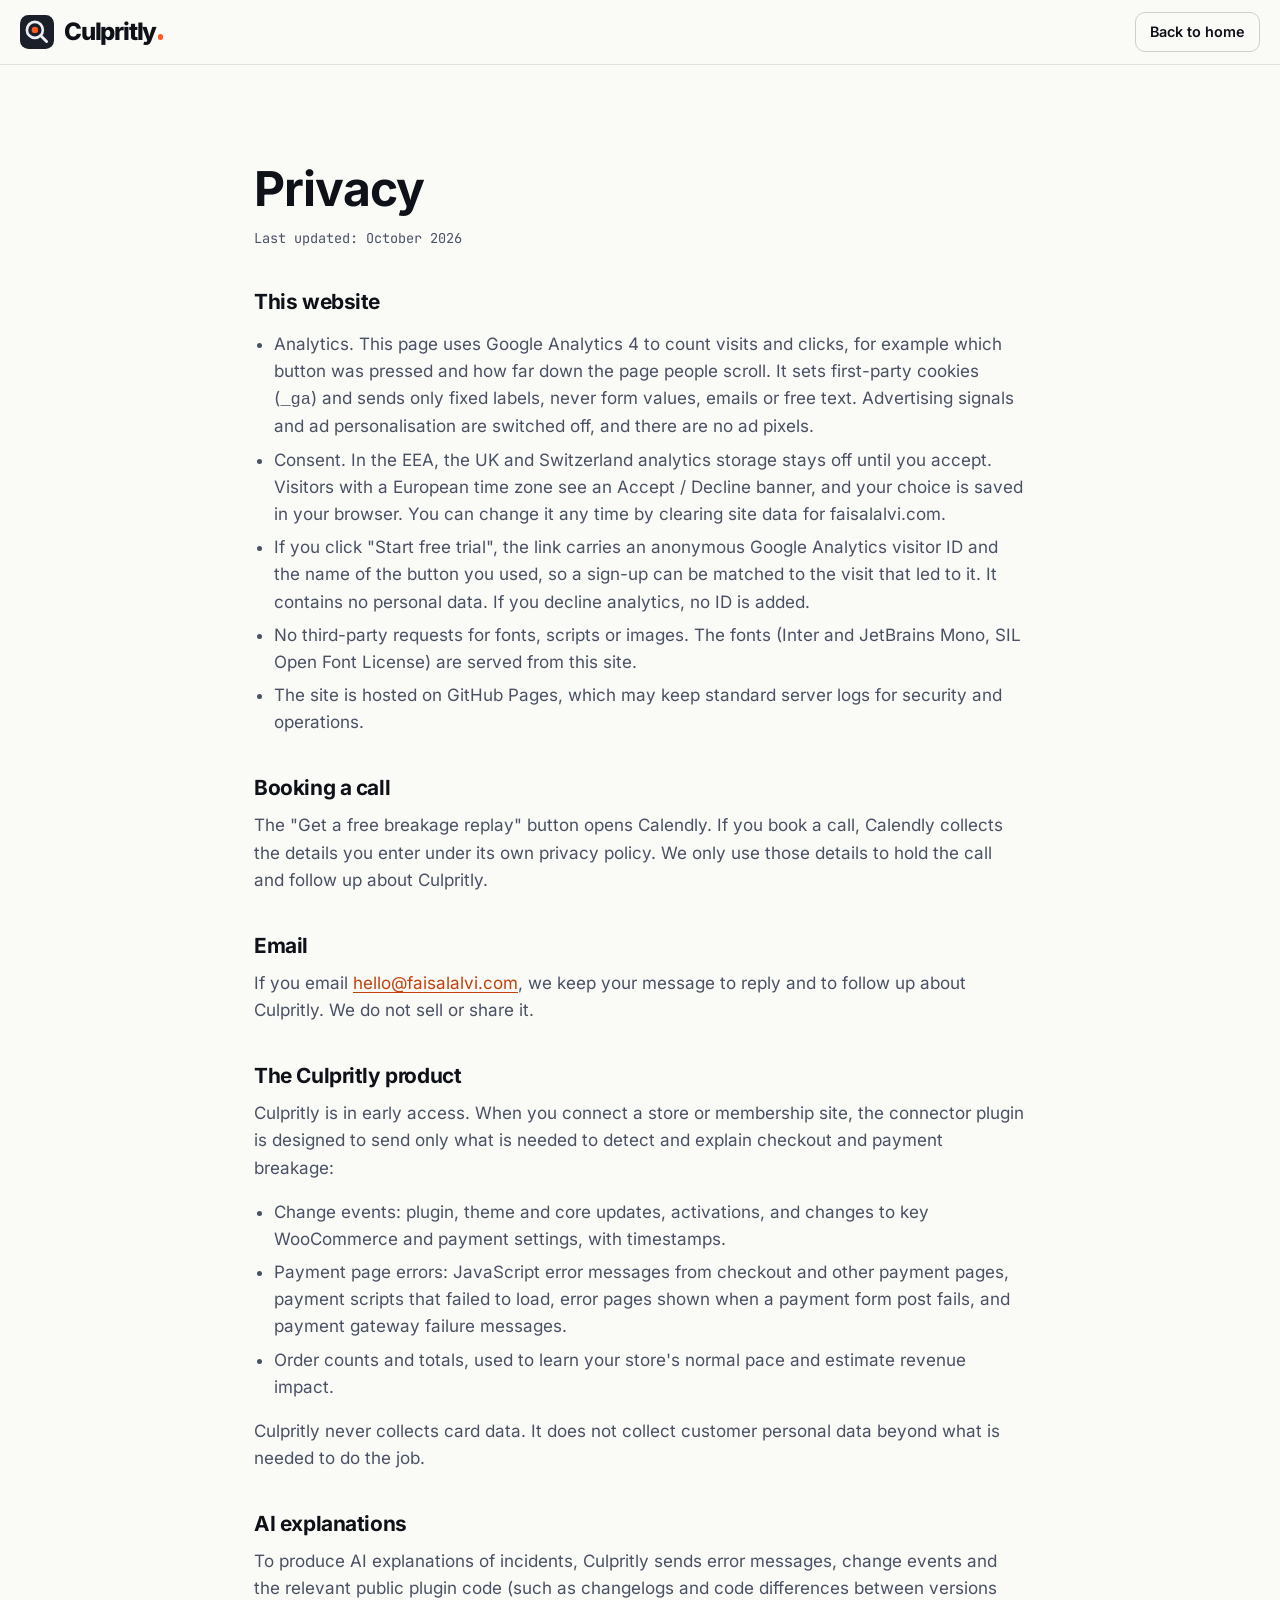
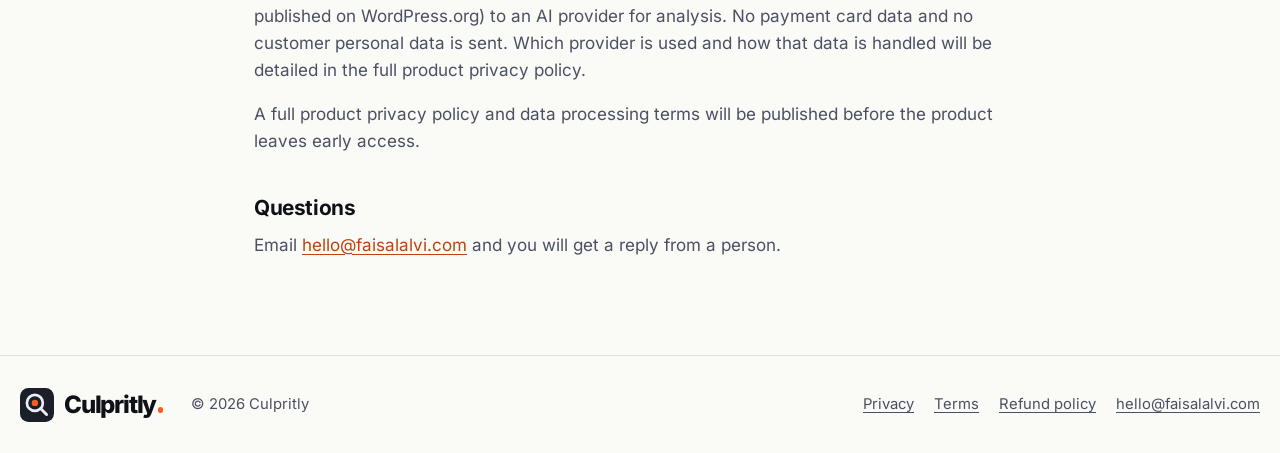
<file: privacy.html>
<!doctype html>
<html lang="en">
<head>
  <script>(function(){try{var t=localStorage.getItem("theme");if(t==="light"||t==="dark"){document.documentElement.setAttribute("data-theme",t);}}catch(e){}})();</script>

  <meta charset="utf-8">
  <meta name="viewport" content="width=device-width, initial-scale=1">
  <title>Privacy | Culpritly</title>
  <meta name="description" content="How Culpritly handles your data: privacy-friendly analytics with consent where required, and a narrow, documented data scope for the product.">
  <link rel="canonical" href="https://faisalalvi.com/culpritly/privacy.html">
  <meta name="theme-color" content="#0A0C10">
  <meta name="color-scheme" content="dark light">
  <link rel="icon" href="assets/img/favicon.svg" type="image/svg+xml">
  <link rel="preload" href="assets/fonts/inter-latin-wght-normal.woff2" as="font" type="font/woff2" crossorigin>
  <link rel="stylesheet" href="assets/css/style.css">
</head>
<body>
  <a class="skip-link" href="#main">Skip to content</a>

  <header class="site-header">
    <div class="container site-header__inner">
      <a class="brand" href="./" aria-label="Culpritly home">
        <img src="assets/img/logo-mark.svg" alt="" width="28" height="28">
        <span class="brand__name">Culpritly<i class="brand__dot" aria-hidden="true"></i></span>
      </a>
      <a class="btn btn--ghost btn--sm" href="./">Back to home</a>
    </div>
  </header>

  <main id="main" class="page">
    <div class="container container--narrow">
      <h1>Privacy</h1>
      <p class="page__meta">Last updated: October 2026</p>

      <h2>This website</h2>
      <ul>
        <li>Analytics. This page uses Google Analytics 4 to count visits and clicks, for example which button was pressed and how far down the page people scroll. It sets first-party cookies (<code>_ga</code>) and sends only fixed labels, never form values, emails or free text. Advertising signals and ad personalisation are switched off, and there are no ad pixels.</li>
        <li>Consent. In the EEA, the UK and Switzerland analytics storage stays off until you accept. Visitors with a European time zone see an Accept / Decline banner, and your choice is saved in your browser. You can change it any time by clearing site data for faisalalvi.com.</li>
        <li>If you click "Start free trial", the link carries an anonymous Google Analytics visitor ID and the name of the button you used, so a sign-up can be matched to the visit that led to it. It contains no personal data. If you decline analytics, no ID is added.</li>
        <li>No third-party requests for fonts, scripts or images. The fonts (Inter and JetBrains Mono, SIL Open Font License) are served from this site.</li>
        <li>The site is hosted on GitHub Pages, which may keep standard server logs for security and operations.</li>
      </ul>

      <h2>Booking a call</h2>
      <p>The "Get a free breakage replay" button opens Calendly. If you book a call, Calendly collects the details you enter under its own privacy policy. We only use those details to hold the call and follow up about Culpritly.</p>

      <h2>Email</h2>
      <p>If you email <a href="mailto:hello@faisalalvi.com">hello@faisalalvi.com</a>, we keep your message to reply and to follow up about Culpritly. We do not sell or share it.</p>

      <h2>The Culpritly product</h2>
      <p>Culpritly is in early access. When you connect a store or membership site, the connector plugin is designed to send only what is needed to detect and explain checkout and payment breakage:</p>
      <ul>
        <li>Change events: plugin, theme and core updates, activations, and changes to key WooCommerce and payment settings, with timestamps.</li>
        <li>Payment page errors: JavaScript error messages from checkout and other payment pages, payment scripts that failed to load, error pages shown when a payment form post fails, and payment gateway failure messages.</li>
        <li>Order counts and totals, used to learn your store's normal pace and estimate revenue impact.</li>
      </ul>
      <p>Culpritly never collects card data. It does not collect customer personal data beyond what is needed to do the job.</p>

      <h2>AI explanations</h2>
      <p>To produce AI explanations of incidents, Culpritly sends error messages, change events and the relevant public plugin code (such as changelogs and code differences between versions published on WordPress.org) to an AI provider for analysis. No payment card data and no customer personal data is sent. Which provider is used and how that data is handled will be detailed in the full product privacy policy.</p>
      <p>A full product privacy policy and data processing terms will be published before the product leaves early access.</p>

      <h2>Questions</h2>
      <p>Email <a href="mailto:hello@faisalalvi.com">hello@faisalalvi.com</a> and you will get a reply from a person.</p>
    </div>
  </main>

  <footer class="site-footer">
    <div class="container site-footer__inner">
      <a class="brand brand--footer" href="./" aria-label="Culpritly home">
        <img src="assets/img/logo-mark.svg" alt="" width="24" height="24">
        <span class="brand__name">Culpritly<i class="brand__dot" aria-hidden="true"></i></span>
      </a>
      <p class="site-footer__copy">&copy; 2026 Culpritly</p>
      <ul class="site-footer__links">
        <li><a href="privacy.html" aria-current="page">Privacy</a></li>
        <li><a href="https://35-253-165-3.sslip.io/terms">Terms</a></li>
        <li><a href="https://35-253-165-3.sslip.io/refunds">Refund policy</a></li>
        <li><a href="mailto:hello@faisalalvi.com">hello@faisalalvi.com</a></li>
      </ul>
    </div>
  </footer>
  <script src="assets/js/analytics.js" defer></script>
</body>
</html>
</file>
<file: assets/css/style.css>
/* Culpritly landing page styles */

/* Fonts are served from this site (assets/fonts), never from a font CDN. Both are SIL Open Font
   License 1.1: licenses are next to the files (Inter-LICENSE.txt, JetBrainsMono-LICENSE.txt).
   Variable fonts, latin subset. */
@font-face {
  font-family: "Inter";
  font-style: normal;
  font-weight: 100 900;
  font-display: swap;
  src: url("../fonts/inter-latin-wght-normal.woff2") format("woff2-variations");
  unicode-range: U+0000-00FF, U+0131, U+0152-0153, U+02BB-02BC, U+02C6, U+02DA, U+02DC, U+0304, U+0308, U+0329, U+2000-206F, U+20AC, U+2122, U+2191, U+2193, U+2212, U+2215, U+FEFF, U+FFFD;
}

@font-face {
  font-family: "JetBrains Mono";
  font-style: normal;
  font-weight: 100 800;
  font-display: swap;
  src: url("../fonts/jetbrains-mono-latin-wght-normal.woff2") format("woff2-variations");
  unicode-range: U+0000-00FF, U+0131, U+0152-0153, U+02BB-02BC, U+02C6, U+02DA, U+02DC, U+0304, U+0308, U+0329, U+2000-206F, U+20AC, U+2122, U+2191, U+2193, U+2212, U+2215, U+FEFF, U+FFFD;
}

:root {

  --bg: #fafaf7;
  --bg-alt: #f2f2ed;
  --surface: #ffffff;
  --surface-2: #f6f6f2;
  --border: #e2e2db;
  --border-strong: #cfcfc6;
  --text: #0e1117;
  --text-muted: #4a5163;
  --accent: #ff5a1f;
  --accent-text: #c2410c;
  --accent-soft: rgba(255, 90, 31, 0.1);
  --on-accent: #0a0c10;
  --shadow: 0 30px 70px -35px rgba(14, 17, 23, 0.45);
  color-scheme: light;


  --ok: #3dd68c;

  /* Incident card stays dark in both themes */
  --term-bg: #0d1016;
  --term-surface: #151a23;
  --term-border: #2a3140;
  --term-text: #e6e8ee;
  --term-muted: #9aa1b2;
  --term-change: #8ab4ff;
  --term-error: #ff7a45;
  --term-orders: #ffc35a;

  --font-sans: "Inter", ui-sans-serif, system-ui, -apple-system, "Segoe UI", Roboto, sans-serif;
  --font-mono: "JetBrains Mono", ui-monospace, SFMono-Regular, Menlo, Consolas, monospace;

  --radius: 14px;
  --radius-sm: 8px;
  --gutter: 20px;
  --maxw: 1320px;

}


:root[data-theme="dark"] {
--bg: #0a0c10;
--bg-alt: #0f1218;
--surface: #141821;
--surface-2: #1a1f2a;
--border: #252b38;
--border-strong: #353d4e;
--text: #eceef3;
--text-muted: #a3a9b8;
--accent-text: #ff7a45;
--accent-soft: rgba(255, 90, 31, 0.12);
--shadow: 0 30px 80px -30px rgba(0, 0, 0, 0.7);
color-scheme: dark;
}


*,
*::before,
*::after {
  box-sizing: border-box;
}

html {
  -webkit-text-size-adjust: 100%;
  scroll-behavior: smooth;
  scroll-padding-top: 80px;
}

body {
  margin: 0;
  background: var(--bg);
  color: var(--text);
  font-family: var(--font-sans);
  font-size: 1.0625rem;
  line-height: 1.6;
  -webkit-font-smoothing: antialiased;
  text-rendering: optimizeLegibility;
  overflow-x: hidden;
}

img,
svg {
  display: block;
  max-width: 100%;
}

h1,
h2,
h3 {
  line-height: 1.15;
  letter-spacing: -0.02em;
  margin: 0;
  font-weight: 700;
  text-wrap: balance;
}

p {
  margin: 0 0 1em;
}

p:last-child {
  margin-bottom: 0;
}

a {
  color: var(--accent-text);
  text-underline-offset: 3px;
  text-decoration-thickness: 1px;
}

a:hover {
  text-decoration-thickness: 2px;
}

:focus-visible {
  outline: 3px solid var(--accent);
  outline-offset: 3px;
  border-radius: 4px;
}

.visually-hidden {
  position: absolute !important;
  width: 1px;
  height: 1px;
  padding: 0;
  margin: -1px;
  overflow: hidden;
  clip: rect(0 0 0 0);
  white-space: nowrap;
  border: 0;
}

.skip-link {
  position: absolute;
  left: 12px;
  top: -60px;
  z-index: 100;
  padding: 10px 16px;
  background: var(--accent);
  color: var(--on-accent);
  font-weight: 600;
  border-radius: var(--radius-sm);
  text-decoration: none;
}

.skip-link:focus {
  top: 12px;
}

.container {
  width: 100%;
  max-width: var(--maxw);
  margin-inline: auto;
  padding-inline: var(--gutter);
}

.container--narrow {
  max-width: 820px;
}

/* Buttons */

.btn {
  display: inline-flex;
  align-items: center;
  justify-content: center;
  gap: 8px;
  min-height: 44px;
  padding: 11px 20px;
  border-radius: 10px;
  border: 1px solid transparent;
  font: inherit;
  font-size: 0.975rem;
  font-weight: 600;
  line-height: 1.2;
  text-align: center;
  text-decoration: none;
  cursor: pointer;
  transition: transform 0.15s ease, background-color 0.15s ease, border-color 0.15s ease;
}

.btn--primary {
  background: var(--accent);
  color: var(--on-accent);
}

.btn--primary:hover {
  background: #ff6f3a;
  transform: translateY(-1px);
}

.btn--ghost {
  background: transparent;
  color: var(--text);
  border-color: var(--border-strong);
}

.btn--ghost:hover {
  border-color: var(--text-muted);
  background: var(--surface);
}

.btn--sm {
  min-height: 40px;
  padding: 8px 14px;
  font-size: 0.9rem;
}

.btn--lg {
  padding: 14px 24px;
  font-size: 1.025rem;
}

.btn--block {
  width: 100%;
}

/* Header */

.site-header {
  position: sticky;
  top: 0;
  z-index: 50;
  background: color-mix(in srgb, var(--bg) 85%, transparent);
  backdrop-filter: saturate(160%) blur(12px);
  -webkit-backdrop-filter: saturate(160%) blur(12px);
  border-bottom: 1px solid var(--border);
}

.site-header__inner {
  display: flex;
  align-items: center;
  justify-content: space-between;
  gap: 16px;
  min-height: 64px;
}

.brand {
  display: inline-flex;
  align-items: center;
  gap: 10px;
  color: var(--text);
  text-decoration: none;
  font-weight: 700;
  font-size: 1.125rem;
  letter-spacing: -0.02em;
}

.site-nav ul {
  display: flex;
  gap: 4px;
  list-style: none;
  margin: 0;
  padding: 0;
}

.site-nav a {
  display: block;
  padding: 8px 12px;
  border-radius: 8px;
  color: var(--text-muted);
  text-decoration: none;
  font-size: 0.95rem;
  font-weight: 500;
}

.site-nav a:hover {
  color: var(--text);
  background: var(--surface);
}

@media (max-width: 760px) {
  .site-nav {
    display: none;
  }
}

/* Shared section bits */

.section {
  padding-block: clamp(64px, 9vw, 112px);
}

.section--alt {
  background: var(--bg-alt);
  border-block: 1px solid var(--border);
}

.section__head {
  max-width: 760px;
  margin-bottom: clamp(32px, 5vw, 56px);
}

.section__head h2,
.offer h2,
.about h2,
.cta-band h2 {
  font-size: clamp(1.75rem, 3.6vw, 2.6rem);
}

.section__sub {
  margin-top: 14px;
  color: var(--text-muted);
  font-size: 1.125rem;
}

.kicker {
  margin-bottom: 12px;
  font-family: var(--font-mono);
  font-size: 0.8rem;
  font-weight: 500;
  letter-spacing: 0.08em;
  text-transform: uppercase;
  color: var(--accent-text);
}

/* Hero */

.hero {
  position: relative;
  padding-block: clamp(48px, 8vw, 104px) clamp(64px, 9vw, 112px);
  overflow: hidden;
}

.hero::before {
  content: "";
  position: absolute;
  inset: -20% -10% auto auto;
  width: 640px;
  height: 640px;
  background: radial-gradient(circle, rgba(255, 90, 31, 0.16), transparent 62%);
  pointer-events: none;
}

.hero__grid {
  position: relative;
  display: grid;
  gap: 48px;
  align-items: center;
}

@media (min-width: 980px) {
  .hero__grid {
    grid-template-columns: 1.05fr 1fr;
    gap: 56px;
  }
}

.eyebrow {
  display: inline-flex;
  align-items: center;
  gap: 10px;
  margin-bottom: 24px;
  padding: 6px 14px 6px 10px;
  border: 1px solid var(--border-strong);
  border-radius: 999px;
  background: var(--surface);
  font-size: 0.875rem;
  font-weight: 500;
  color: var(--text-muted);
}

.eyebrow__dot {
  width: 8px;
  height: 8px;
  border-radius: 50%;
  background: var(--accent);
  box-shadow: 0 0 0 4px var(--accent-soft);
}

.hero h1 {
  font-size: clamp(2rem, 4.4vw, 3.25rem);
  letter-spacing: -0.03em;
}

.hero__accent {
  display: block;
  margin-top: 0.15em;
  color: var(--text-muted);
}

.lede {
  margin-top: 24px;
  max-width: 560px;
  font-size: 1.15rem;
  color: var(--text-muted);
}

.hero__ctas {
  display: flex;
  flex-wrap: wrap;
  gap: 12px;
  margin-top: 32px;
}

.hero__ctas--center {
  justify-content: center;
}

.hero__note {
  margin-top: 14px;
  font-size: 0.9rem;
  color: var(--text-muted);
}

@media (max-width: 480px) {
  .hero__ctas .btn {
    width: 100%;
  }
}

/* Incident card */

.incident {
  margin: 0;
  min-width: 0;
  padding: 20px;
  border-radius: 18px;
  background: var(--term-bg);
  color: var(--term-text);
  border: 1px solid var(--term-border);
  box-shadow: var(--shadow), inset 0 1px 0 rgba(255, 255, 255, 0.04);
  font-family: var(--font-mono);
  font-size: 0.85rem;
  line-height: 1.5;
}

.incident__bar {
  display: flex;
  align-items: center;
  justify-content: space-between;
  gap: 12px;
  padding-bottom: 14px;
  margin-bottom: 14px;
  border-bottom: 1px solid var(--term-border);
}

.incident__status {
  display: inline-flex;
  align-items: center;
  gap: 10px;
  font-weight: 600;
  color: var(--term-text);
}

.pulse {
  position: relative;
  width: 10px;
  height: 10px;
  border-radius: 50%;
  background: var(--accent);
}

.pulse::after {
  content: "";
  position: absolute;
  inset: 0;
  border-radius: 50%;
  background: var(--accent);
  animation: pulse 1.8s ease-out infinite;
}

@keyframes pulse {
  from { transform: scale(1); opacity: 0.7; }
  to { transform: scale(2.8); opacity: 0; }
}

.incident__tag {
  padding: 3px 10px;
  border: 1px dashed var(--term-muted);
  border-radius: 999px;
  font-size: 0.72rem;
  letter-spacing: 0.08em;
  text-transform: uppercase;
  color: var(--term-muted);
}

.timeline {
  list-style: none;
  margin: 0;
  padding: 0;
  display: grid;
  gap: 10px;
}

.timeline__row {
  display: grid;
  grid-template-columns: auto auto 1fr;
  align-items: baseline;
  column-gap: 12px;
  padding: 10px 12px;
  border-radius: 10px;
  background: var(--term-surface);
  border-left: 3px solid var(--kind, var(--term-muted));
  animation: row-in 0.5s ease both;
}

.timeline__row:nth-child(2) { animation-delay: 0.15s; }
.timeline__row:nth-child(3) { animation-delay: 0.3s; }

.timeline__row--change { --kind: var(--term-change); }
.timeline__row--error { --kind: var(--term-error); }
.timeline__row--orders { --kind: var(--term-orders); }

@keyframes row-in {
  from { opacity: 0; transform: translateY(6px); }
  to { opacity: 1; transform: none; }
}

.timeline__time {
  color: var(--term-muted);
}

.timeline__kind {
  min-width: 6ch;
  font-size: 0.7rem;
  font-weight: 600;
  letter-spacing: 0.08em;
  text-transform: uppercase;
  color: var(--kind);
}

.timeline__text {
  min-width: 0;
  overflow-wrap: anywhere;
}

@media (max-width: 420px) {
  .timeline__row {
    grid-template-columns: auto 1fr;
    row-gap: 4px;
  }

  .timeline__text {
    grid-column: 1 / -1;
  }
}

.spark {
  display: flex;
  align-items: flex-end;
  gap: 5px;
  height: 46px;
  margin: 16px 0;
  padding: 0 2px;
}

.spark span {
  flex: 1;
  height: var(--h, 4%);
  min-height: 3px;
  border-radius: 3px 3px 1px 1px;
  background: #3a4356;
}

.spark .is-zero {
  height: 3px;
  background: var(--accent);
}

.verdict {
  display: grid;
  gap: 14px;
  padding: 16px;
  border-radius: 12px;
  background: linear-gradient(180deg, rgba(255, 90, 31, 0.1), rgba(255, 90, 31, 0.04));
  border: 1px solid rgba(255, 90, 31, 0.35);
}

@media (min-width: 520px) {
  .verdict {
    grid-template-columns: 1.3fr 1fr;
  }
}

.verdict__label {
  margin-bottom: 4px;
  font-size: 0.7rem;
  letter-spacing: 0.08em;
  text-transform: uppercase;
  color: var(--term-muted);
}

.verdict__value {
  font-weight: 600;
  color: var(--term-text);
}

.verdict__money {
  font-size: 1.6rem;
  font-weight: 600;
  line-height: 1.1;
  letter-spacing: -0.02em;
  color: #ff8a5c;
}

.verdict__item--wide {
  grid-column: 1 / -1;
  padding-top: 14px;
  border-top: 1px solid rgba(255, 90, 31, 0.25);
}

.verdict__analysis {
  font-family: var(--font-sans);
  font-size: 0.875rem;
  line-height: 1.55;
  color: var(--term-text);
}

.pill {
  display: inline-block;
  margin-top: 4px;
  padding: 2px 8px;
  border-radius: 999px;
  background: rgba(255, 90, 31, 0.18);
  color: #ffb08f;
  font-size: 0.7rem;
  font-weight: 600;
  letter-spacing: 0.04em;
  white-space: nowrap;
}

.incident__actions {
  display: flex;
  flex-wrap: wrap;
  align-items: center;
  gap: 10px 14px;
  margin-top: 16px;
}

.mock-btn {
  display: inline-block;
  padding: 9px 16px;
  border-radius: 9px;
  background: var(--accent);
  color: #0a0c10;
  font-family: var(--font-sans);
  font-weight: 600;
  font-size: 0.875rem;
}

.incident__hint {
  color: var(--term-muted);
  font-size: 0.78rem;
}

.incident__caption {
  margin-top: 16px;
  padding-top: 12px;
  border-top: 1px dashed var(--term-border);
  font-family: var(--font-sans);
  font-size: 0.8rem;
  color: var(--term-muted);
}

/* Problem */

.problem {
  display: grid;
  gap: 32px;
}

@media (min-width: 900px) {
  .problem {
    grid-template-columns: 1.2fr 1fr;
    gap: 56px;
  }
}

.problem__copy p {
  font-size: 1.125rem;
  color: var(--text-muted);
}

.problem__copy p:first-child {
  color: var(--text);
}

.cases__label {
  margin-bottom: 12px;
  font-family: var(--font-mono);
  font-size: 0.75rem;
  letter-spacing: 0.08em;
  text-transform: uppercase;
  color: var(--text-muted);
}

.case {
  margin: 0 0 14px;
  padding: 18px 20px;
  border-radius: var(--radius);
  background: var(--surface);
  border: 1px solid var(--border);
  border-left: 3px solid var(--accent);
}

.case p {
  font-size: 1rem;
}

.compare {
  list-style: none;
  margin: clamp(40px, 6vw, 64px) 0 0;
  padding: 0;
  display: grid;
  gap: 14px;
}

@media (min-width: 820px) {
  .compare {
    grid-template-columns: repeat(3, 1fr);
  }
}

.compare__item {
  padding: 22px;
  border-radius: var(--radius);
  background: var(--surface);
  border: 1px solid var(--border);
}

.compare__item--us {
  border-color: var(--accent);
  background: linear-gradient(180deg, var(--accent-soft), var(--surface) 70%);
}

.compare__tool {
  margin-bottom: 6px;
  font-family: var(--font-mono);
  font-size: 0.8rem;
  letter-spacing: 0.06em;
  text-transform: uppercase;
  color: var(--text-muted);
}

.compare__q {
  font-size: 1.1rem;
  font-weight: 600;
}

.compare__a {
  margin-top: 10px;
  font-family: var(--font-mono);
  font-size: 0.875rem;
}

.compare__a--miss {
  color: var(--text-muted);
}

.compare__a--hit {
  color: var(--accent-text);
}

/* Steps */

.steps {
  list-style: none;
  margin: 0;
  padding: 0;
  display: grid;
  gap: 16px;
}

@media (min-width: 900px) {
  .steps {
    grid-template-columns: repeat(3, 1fr);
    gap: 20px;
  }
}

.step {
  position: relative;
  padding: 28px 24px;
  border-radius: var(--radius);
  background: var(--surface);
  border: 1px solid var(--border);
}

.step__num {
  display: inline-block;
  margin-bottom: 18px;
  font-family: var(--font-mono);
  font-size: 0.85rem;
  font-weight: 600;
  color: var(--accent-text);
}

.step h3 {
  margin-bottom: 12px;
  font-size: 1.25rem;
}

.step p {
  color: var(--text-muted);
  font-size: 1rem;
}

.step__note {
  padding-top: 12px;
  border-top: 1px solid var(--border);
  color: var(--text) !important;
  font-weight: 500;
}

/* Features */

.features {
  list-style: none;
  margin: 0;
  padding: 0;
  display: grid;
  gap: 1px;
  background: var(--border);
  border: 1px solid var(--border);
  border-radius: var(--radius);
  overflow: hidden;
}

@media (min-width: 640px) {
  .features {
    grid-template-columns: repeat(2, 1fr);
  }
}

@media (min-width: 1040px) {
  .features {
    grid-template-columns: repeat(4, 1fr);
  }
}

.feature {
  padding: 26px 22px;
  background: var(--bg);
}

.feature__icon {
  width: 26px;
  height: 26px;
  margin-bottom: 18px;
  fill: none;
  stroke: var(--accent-text);
  stroke-width: 1.75;
  stroke-linecap: round;
  stroke-linejoin: round;
}

.feature h3 {
  margin-bottom: 8px;
  font-size: 1.05rem;
  letter-spacing: -0.01em;
}

.feature p {
  font-size: 0.95rem;
  color: var(--text-muted);
}

.feature--wide {
  grid-column: 1 / -1;
}

.feature--lead {
  grid-column: 1 / -1;
  display: grid;
  gap: 24px;
  padding: 30px 26px;
  background: linear-gradient(135deg, var(--accent-soft), var(--bg) 55%);
}

@media (min-width: 900px) {
  .feature--lead {
    grid-template-columns: 1.15fr 1fr;
    gap: 40px;
    align-items: center;
  }
}

.feature--lead h3 {
  font-size: 1.35rem;
}

.feature--lead p {
  font-size: 1rem;
}

.feature--lead .feature__note {
  margin-top: 12px;
  color: var(--text);
  font-weight: 500;
}

.evidence {
  min-width: 0;
  padding: 18px;
  border-radius: 12px;
  background: var(--term-bg);
  border: 1px solid var(--term-border);
  color: var(--term-text);
  font-family: var(--font-mono);
  font-size: 0.8rem;
}

.feature .evidence__label {
  margin-bottom: 10px;
  font-size: 0.7rem;
  letter-spacing: 0.08em;
  text-transform: uppercase;
  color: var(--term-muted) !important;
}

.evidence__label span {
  text-transform: none;
  letter-spacing: 0;
}

.evidence__list {
  list-style: none;
  margin: 0;
  padding: 0;
  display: grid;
  gap: 8px;
}

.evidence__list li {
  display: grid;
  grid-template-columns: 10ch 1fr;
  gap: 10px;
  overflow-wrap: anywhere;
}

.evidence__kind {
  color: var(--term-orders);
  font-weight: 600;
}

/* Coming soon */

.soon {
  display: grid;
  gap: 40px;
  align-items: center;
}

@media (min-width: 900px) {
  .soon {
    grid-template-columns: 1.1fr 1fr;
    gap: 56px;
  }
}

.soon h2 {
  font-size: clamp(1.75rem, 3.6vw, 2.6rem);
}

.badge {
  display: inline-block;
  margin-left: 8px;
  padding: 2px 10px;
  border-radius: 999px;
  border: 1px solid var(--accent-text);
  color: var(--accent-text);
  font-size: 0.7rem;
  letter-spacing: 0.06em;
  vertical-align: 1px;
}

.soon__lede {
  margin-top: 16px;
  font-size: 1.125rem;
  color: var(--text-muted);
}

.soon__later {
  margin-top: 20px;
  padding: 16px 18px;
  border-radius: var(--radius-sm);
  border: 1px dashed var(--border-strong);
  color: var(--text-muted);
  font-size: 0.975rem;
}

.soon__later strong {
  color: var(--text);
  font-weight: 600;
}

.risk__list {
  margin: 0;
  display: grid;
  gap: 10px;
}

.risk__row {
  display: grid;
  grid-template-columns: 13ch 1fr;
  gap: 12px;
  padding: 10px 12px;
  border-radius: 10px;
  background: var(--term-surface);
}

.risk__row dt {
  color: var(--term-muted);
  font-size: 0.75rem;
  letter-spacing: 0.04em;
  text-transform: uppercase;
  padding-top: 2px;
}

.risk__row dd {
  margin: 0;
  min-width: 0;
  overflow-wrap: anywhere;
}

.risk__level {
  display: inline-block;
  padding: 1px 10px;
  border-radius: 999px;
  background: rgba(255, 90, 31, 0.18);
  color: #ffb08f;
  font-weight: 600;
}

@media (max-width: 420px) {
  .risk__row,
  .evidence__list li {
    grid-template-columns: 1fr;
    gap: 2px;
  }
}

/* Audience */

.audience {
  display: grid;
  gap: 16px;
}

@media (min-width: 900px) {
  .audience {
    grid-template-columns: repeat(3, 1fr);
    gap: 20px;
  }
}

.audience__card {
  padding: 30px 28px;
  border-radius: var(--radius);
  background: var(--surface);
  border: 1px solid var(--border);
}

.audience__card h3 {
  margin-bottom: 12px;
  font-size: 1.3rem;
}

.audience__card p {
  color: var(--text-muted);
}

/* Offer */

.offer {
  display: grid;
  gap: 32px;
  padding: clamp(28px, 5vw, 56px);
  border-radius: 20px;
  background:
    radial-gradient(120% 140% at 100% 0%, rgba(255, 90, 31, 0.16), transparent 55%),
    var(--surface);
  border: 1px solid var(--border-strong);
}

@media (min-width: 900px) {
  .offer {
    grid-template-columns: 1.5fr 1fr;
    align-items: center;
    gap: 48px;
  }
}

.offer__lede {
  margin-top: 16px;
  font-size: 1.15rem;
}

.offer__cta {
  display: grid;
  gap: 14px;
  justify-items: start;
}

@media (min-width: 900px) {
  .offer__cta {
    justify-items: stretch;
    text-align: center;
  }
}

@media (max-width: 480px) {
  .offer__cta .btn {
    width: 100%;
  }
}

.offer__alt {
  color: var(--text-muted);
  font-size: 0.95rem;
}

.checklist {
  list-style: none;
  margin: 20px 0 0;
  padding: 0;
  display: grid;
  gap: 10px;
}

.checklist li {
  position: relative;
  padding-left: 28px;
}

.checklist li::before {
  content: "";
  position: absolute;
  left: 2px;
  top: 0.45em;
  width: 14px;
  height: 8px;
  border-left: 2px solid var(--accent-text);
  border-bottom: 2px solid var(--accent-text);
  transform: rotate(-45deg);
}

/* Pricing */

.pricing {
  display: grid;
  gap: 20px;
  align-items: start;
}

@media (min-width: 900px) {
  .pricing {
    grid-template-columns: 1fr 1.1fr;
    gap: 28px;
  }
}

.plan {
  padding: 30px 28px;
  border-radius: 18px;
  background: var(--surface);
  border: 1px solid var(--accent);
  box-shadow: 0 0 0 4px var(--accent-soft);
}

.plan__top {
  display: flex;
  flex-wrap: wrap;
  align-items: center;
  justify-content: space-between;
  gap: 10px;
}

.plan h3 {
  font-size: 1.3rem;
}

.plan__badge {
  padding: 4px 10px;
  border-radius: 999px;
  background: var(--accent-soft);
  color: var(--accent-text);
  font-family: var(--font-mono);
  font-size: 0.75rem;
  font-weight: 600;
}

.plan__price {
  margin: 18px 0 4px;
  display: flex;
  align-items: baseline;
  gap: 4px;
}

.plan__amount {
  font-size: 3rem;
  font-weight: 700;
  letter-spacing: -0.03em;
  line-height: 1;
}

.plan__regular {
  margin-right: 6px;
  color: var(--text-muted);
  font-size: 1.5rem;
  font-weight: 500;
}

.plan__per {
  color: var(--text-muted);
}

.plan .checklist {
  margin-bottom: 26px;
}

.plan__was {
  margin: 8px 0 18px;
  color: var(--text-muted);
  font-size: 0.925rem;
}

.guarantee {
  margin: 0 0 24px;
  padding: 18px 20px;
  border-radius: 14px;
  background: var(--accent-soft);
}

.guarantee h4 {
  margin: 0 0 8px;
  font-size: 1rem;
}

.guarantee p {
  margin: 0;
  font-size: 0.925rem;
  line-height: 1.5;
}

.guarantee p + p {
  margin-top: 8px;
}

.planned__price del {
  margin-right: 6px;
  color: var(--text-muted);
  font-weight: 400;
}

.planned__note + .planned__list + .planned__note {
  margin-top: 14px;
}

.plan__terms {
  margin: 14px 0 0;
  padding: 0;
  list-style: none;
  color: var(--text-muted);
  font-size: 0.8125rem;
  line-height: 1.5;
}

.plan__terms li + li {
  margin-top: 4px;
}

.planned {
  padding: 26px 24px;
  border-radius: 18px;
  border: 1px dashed var(--border-strong);
}

.planned__title {
  font-size: 1.1rem;
}

.planned__note {
  margin-top: 6px;
  color: var(--text-muted);
  font-size: 0.925rem;
}

.planned__list {
  list-style: none;
  margin: 18px 0 0;
  padding: 0;
}

.planned__row {
  display: grid;
  grid-template-columns: 1fr auto;
  grid-template-areas:
    "name price"
    "desc price";
  align-items: center;
  column-gap: 16px;
  padding: 14px 0;
  border-top: 1px solid var(--border);
}

.planned__name {
  grid-area: name;
  font-weight: 600;
}

.planned__desc {
  grid-area: desc;
  color: var(--text-muted);
  font-size: 0.925rem;
}

.planned__price {
  grid-area: price;
  font-family: var(--font-mono);
  font-weight: 600;
}

.planned__price span {
  color: var(--text-muted);
  font-weight: 400;
  font-size: 0.85em;
}

/* About */

.about {
  max-width: 900px;
  display: grid;
  grid-template-columns: 160px 1fr;
  gap: 40px;
  align-items: start;
}

.about__photo {
  margin: 0;
}

.about__photo img {
  display: block;
  width: 160px;
  height: 160px;
  border-radius: 50%;
  object-fit: cover;
  border: 3px solid var(--border);
}

.about__links {
  margin-top: 8px;
}

.about__cta {
  margin-top: 20px;
}

@media (max-width: 640px) {
  .about {
    grid-template-columns: 1fr;
    gap: 20px;
  }

  .about__photo img {
    width: 112px;
    height: 112px;
  }
}

.about h2 {
  margin-bottom: 20px;
}

.about p:not(.kicker) {
  font-size: 1.125rem;
  color: var(--text-muted);
}

.about p a {
  font-weight: 600;
}

/* FAQ */

.faq {
  border-top: 1px solid var(--border);
}

.faq details {
  border-bottom: 1px solid var(--border);
}

.faq summary {
  display: flex;
  align-items: center;
  justify-content: space-between;
  gap: 16px;
  padding: 20px 4px;
  cursor: pointer;
  list-style: none;
}

.faq summary::-webkit-details-marker {
  display: none;
}

.faq summary h3 {
  font-size: 1.075rem;
  font-weight: 600;
  letter-spacing: -0.01em;
}

.faq summary::after {
  content: "";
  flex: none;
  width: 10px;
  height: 10px;
  margin-right: 4px;
  border-right: 2px solid var(--text-muted);
  border-bottom: 2px solid var(--text-muted);
  transform: rotate(45deg) translateY(-3px);
  transition: transform 0.2s ease;
}

.faq details[open] summary::after {
  transform: rotate(225deg) translateY(-3px);
}

.faq summary:hover h3 {
  color: var(--accent-text);
}

.faq details p {
  padding: 0 4px 22px;
  color: var(--text-muted);
  max-width: 68ch;
}

/* Final CTA band */

.cta-band {
  text-align: center;
  background:
    radial-gradient(60% 120% at 50% 100%, rgba(255, 90, 31, 0.14), transparent 70%),
    var(--bg);
}

.cta-band__inner {
  max-width: 820px;
}

.cta-band p {
  margin-top: 14px;
  color: var(--text-muted);
  font-size: 1.125rem;
}

/* Footer */

.site-footer {
  border-top: 1px solid var(--border);
  padding-block: 32px;
  font-size: 0.925rem;
}

.site-footer__inner {
  display: flex;
  flex-wrap: wrap;
  align-items: center;
  gap: 12px 28px;
}

.brand--footer {
  font-size: 1rem;
}

.site-footer__copy {
  margin: 0;
  color: var(--text-muted);
}

.site-footer__links {
  display: flex;
  flex-wrap: wrap;
  gap: 8px 20px;
  list-style: none;
  margin: 0 0 0 auto;
  padding: 0;
}

.site-footer__links a {
  color: var(--text-muted);
}

.site-footer__links a:hover {
  color: var(--text);
}

@media (max-width: 560px) {
  .site-footer__links {
    margin-left: 0;
    width: 100%;
  }
}

/* Simple content pages (privacy, 404) */

.page {
  padding-block: clamp(48px, 8vw, 96px);
}

.page h1 {
  font-size: clamp(2rem, 5vw, 3rem);
  margin-bottom: 12px;
}

.page h2 {
  font-size: 1.3rem;
  margin: 40px 0 12px;
}

.page p,
.page li {
  color: var(--text-muted);
}

.page ul {
  padding-left: 1.2em;
}

.page li {
  margin-bottom: 6px;
}

.page__meta {
  font-family: var(--font-mono);
  font-size: 0.85rem;
}

.notfound {
  min-height: 60vh;
  display: grid;
  align-content: center;
}

.notfound .code {
  font-family: var(--font-mono);
  color: var(--accent-text);
  margin-bottom: 12px;
}

/* Motion preferences */

@media (prefers-reduced-motion: reduce) {
  html {
    scroll-behavior: auto;
  }

  *,
  *::before,
  *::after {
    animation-duration: 0.01ms !important;
    animation-iteration-count: 1 !important;
    animation-delay: 0ms !important;
    transition-duration: 0.01ms !important;
  }

  .pulse::after {
    display: none;
  }
}

@media (max-width: 380px) {
  :root {
    --gutter: 20px;
  }

  .incident {
    padding: 16px;
  }
}


/* Theme toggle */

.theme-toggle {
  display: inline-flex;
  align-items: center;
  justify-content: center;
  width: 38px;
  height: 38px;
  margin-right: 8px;
  border: 1px solid var(--border-strong);
  border-radius: 10px;
  background: transparent;
  color: var(--text);
  cursor: pointer;
}

.theme-toggle:hover {
  border-color: var(--accent);
}

.theme-toggle:focus-visible {
  outline: 2px solid var(--accent);
  outline-offset: 2px;
}

.theme-toggle svg {
  width: 18px;
  height: 18px;
}

/* Showreel video and proof band */
.showreel{padding:8px 0 56px}
.showreel__frame{border-radius:20px;overflow:hidden;border:1px solid var(--border);box-shadow:var(--shadow);background:var(--surface);aspect-ratio:16/9}
.showreel__video{display:block;width:100%;height:100%;object-fit:cover}
.showreel__cap{margin-top:12px;text-align:center;font-size:.85rem;color:var(--text-muted)}
.proof{list-style:none;padding:0;display:grid;grid-template-columns:repeat(2,1fr);gap:14px;margin-top:36px}
.proof li{background:var(--surface);border:1px solid var(--border);border-radius:var(--radius);padding:20px 22px}
.proof strong{display:block;font-size:2rem;letter-spacing:-.02em;color:var(--accent-text);line-height:1.1}
.proof span{display:block;margin-top:6px;color:var(--text-muted);font-size:.95rem}
@media (min-width:820px){.proof{grid-template-columns:repeat(4,1fr)}}

/* Product showcase */
.showcase{list-style:none;padding:0;display:grid;gap:56px}
.showcase__item{display:grid;gap:22px;align-items:center}
.showcase__text h3{font-size:1.5rem;margin:10px 0 8px;letter-spacing:-.01em}
.showcase__text p{color:var(--text-muted)}
.showcase__shot{margin:0}
.showcase__shot img{display:block;width:100%;height:auto;border-radius:14px;border:1px solid var(--border);box-shadow:var(--shadow)}
.showcase__shot figcaption{margin-top:10px;font-size:.85rem;color:var(--text-muted)}
.proofline{margin-top:48px;text-align:center;color:var(--text-muted)}
.proofline strong{color:var(--text)}
@media (min-width:900px){.showcase__item{grid-template-columns:5fr 7fr;gap:48px}.showcase__item--flip .showcase__text{order:2}}
@media (min-width:900px){.showcase__item--flip{grid-template-columns:7fr 5fr}}

@media (min-width:1700px){:root{--maxw:1520px}}

/* ===== Redesign: bold hero, floating cards, bento features ===== */
:root{--t-peach:#fff0e8;--t-blue:#e9f0ff;--t-mint:#e5f7ee;--t-lilac:#f0eaff;--t-sun:#fff6dc}
:root[data-theme="dark"]{--t-peach:rgba(255,90,31,.10);--t-blue:rgba(138,180,255,.10);--t-mint:rgba(61,214,140,.09);--t-lilac:rgba(170,140,255,.10);--t-sun:rgba(255,195,90,.09)}
.hero2{position:relative;overflow:hidden;padding:72px 0 40px;text-align:center}
.hero2__mesh{position:absolute;inset:-20% -10% auto -10%;height:900px;z-index:0;pointer-events:none;
  background:radial-gradient(520px 420px at 82% 18%,rgba(255,90,31,.28),transparent 70%),radial-gradient(560px 440px at 12% 30%,rgba(139,116,255,.22),transparent 70%),radial-gradient(520px 380px at 55% 85%,rgba(61,214,140,.18),transparent 70%);filter:blur(10px);animation:drift 18s ease-in-out infinite alternate}
@keyframes drift{to{transform:translate3d(-24px,18px,0) scale(1.06)}}
.hero2__inner{position:relative;z-index:1}
.hero2 .eyebrow{margin-inline:auto}
.hero2 h1{font-size:clamp(2.6rem,7vw,5.6rem);line-height:1.02;letter-spacing:-.04em;font-weight:800;margin:22px auto 0;max-width:15ch}
.hero2 .hl{display:block;color:var(--text);background:linear-gradient(transparent 66%,rgba(255,90,31,.32) 0) no-repeat;background-size:100% 100%;width:fit-content;margin:6px auto 0;padding:0 .08em}
.hero2 .lede{max-width:46ch;margin:26px auto 0;font-size:clamp(1.1rem,2vw,1.4rem);color:var(--text-muted)}
.hero2 .hero__ctas{justify-content:center;margin-top:32px}
.hero2 .hero__note{margin-top:16px;text-align:center}
.btn--lg{padding:16px 28px;font-size:1.05rem}
.stage{position:relative;max-width:1180px;margin:56px auto 0}
.stage__main{margin:0;border-radius:20px;overflow:hidden;border:1px solid var(--border-strong);box-shadow:0 60px 120px -40px rgba(14,17,23,.45),0 0 0 8px rgba(255,255,255,.5)}
.stage__main img{display:block;width:100%;height:auto}
.stage__cap{margin-top:18px;font-size:.88rem;color:var(--text-muted)}
.float{position:absolute;background:var(--surface);border:1px solid var(--border);border-radius:16px;padding:16px 20px;text-align:left;box-shadow:0 30px 60px -25px rgba(14,17,23,.45);display:none;animation:bob 6s ease-in-out infinite}
.float small{display:block;font:600 .7rem var(--font-mono);letter-spacing:.08em;text-transform:uppercase;color:var(--text-muted);margin-bottom:4px}
.float strong{display:block;font-size:1.05rem;letter-spacing:-.01em}
.float em{display:block;font-style:normal;font-size:.8rem;color:var(--text-muted);margin-top:2px}
.float--alert{left:-44px;top:36px;display:none;gap:12px;align-items:center;border-color:#ffc9b3}
.float--alert .pulse{width:14px;height:14px;border-radius:50%;background:var(--accent);flex:none;box-shadow:0 0 0 6px rgba(255,90,31,.2)}
.float--cost{right:-36px;top:90px;animation-delay:-2s}
.float--cost strong{font-size:2.4rem;color:var(--accent-text);font-weight:800;letter-spacing:-.03em}
.float--culprit{left:-40px;bottom:120px;animation-delay:-4s}
.float--step{right:-40px;bottom:46px;animation-delay:-1s}
.float--step em{color:#0b7a4b}
@keyframes bob{50%{transform:translateY(-10px)}}
@media (min-width:1100px){.float--cost,.float--culprit,.float--step{display:block}.float--alert{display:flex}}
@media (prefers-reduced-motion:reduce){.float,.hero2__mesh{animation:none}}
.works{list-style:none;padding:0;margin:44px auto 0;display:flex;flex-wrap:wrap;justify-content:center;gap:10px;max-width:900px}
.works li{background:var(--surface);border:1px solid var(--border);border-radius:999px;padding:8px 16px;font-weight:600;font-size:.92rem;color:var(--text-muted)}
/* bento features */
.features{display:grid!important;grid-template-columns:repeat(6,1fr);gap:16px}
.features .feature{grid-column:span 6;border-radius:22px;border:1px solid transparent;padding:28px;background:var(--t-peach)}
@media (min-width:860px){
 .features .feature{grid-column:span 2}
 .features .feature--lead{grid-column:span 4}
 .features .feature:nth-last-child(-n+2){grid-column:span 3}
}
.features .feature:nth-child(2){background:var(--t-blue)}
.features .feature:nth-child(3){background:var(--t-sun)}
.features .feature:nth-child(4){background:var(--t-mint)}
.features .feature:nth-child(5){background:var(--t-lilac)}
.features .feature:nth-child(6){background:var(--t-peach)}
.features .feature:nth-child(7){background:var(--t-blue)}
.features .feature:nth-child(8){background:var(--t-mint)}
.features .feature:nth-child(9){background:var(--t-sun)}
.features .feature:nth-child(10){background:var(--t-lilac)}
.features .feature h3{font-size:1.25rem;letter-spacing:-.02em}
.section--alt{background:linear-gradient(180deg,var(--bg-alt),var(--bg))}
.steps .step{border-radius:22px}
.section__head h2{font-size:clamp(2rem,4.2vw,3.2rem);letter-spacing:-.035em;line-height:1.05}
.compare__item--us{box-shadow:0 30px 60px -30px rgba(255,90,31,.5)}
.hero2 h1{max-width:18ch}
.hero2 .hl{display:block;font-size:.58em;letter-spacing:-.03em;line-height:1.15;margin:18px auto 0;width:auto;background:none;color:var(--accent-text)}
.hero2 .hl::after{content:"";display:block;height:.14em;width:min(100%,9em);margin:.12em auto 0;border-radius:99px;background:linear-gradient(90deg,var(--accent),#ffb199)}
.reveal-on .rv{opacity:0;transform:translateY(26px);transition:opacity .7s ease,transform .7s cubic-bezier(.2,.7,.2,1)}
.reveal-on .rv.in{opacity:1;transform:none}
.watch{display:inline-flex;align-items:center;gap:10px;margin-top:18px;font-weight:600;color:var(--text);text-decoration:none}
.watch__icon{width:38px;height:38px;border-radius:50%;background:var(--accent);color:var(--on-accent);display:inline-flex;align-items:center;justify-content:center;box-shadow:0 0 0 6px rgba(255,90,31,.18)}
.watch__icon svg{width:14px;height:14px;margin-left:2px}
.watch:hover span:last-child{text-decoration:underline}
.brand{gap:10px}
.brand img{width:34px;height:34px}
.brand__name{font-size:1.5rem;font-weight:800;letter-spacing:-.05em;line-height:1;display:inline-flex;align-items:baseline}
.brand__dot{display:inline-block;width:.24em;height:.24em;border-radius:50%;background:var(--accent);margin-left:.06em}
.features{background:none!important;border:0!important;border-radius:0!important;overflow:visible!important}
@media (max-width:859px){.features{gap:14px}.features .feature{padding:24px 22px}}

#hands-on .hands__cta { margin-top: 32px; }

.page .container { padding-inline: max(var(--gutter), 24px); }

.consent{position:fixed;left:16px;right:16px;bottom:16px;max-width:520px;z-index:99999;background:var(--surface);color:var(--text);border:1px solid var(--border);border-radius:12px;padding:16px;box-shadow:0 8px 30px rgba(0,0,0,.2);font-size:14px;line-height:1.5}
.consent p{margin:0 0 12px}
.consent__btns{display:flex;gap:8px}
</file>
